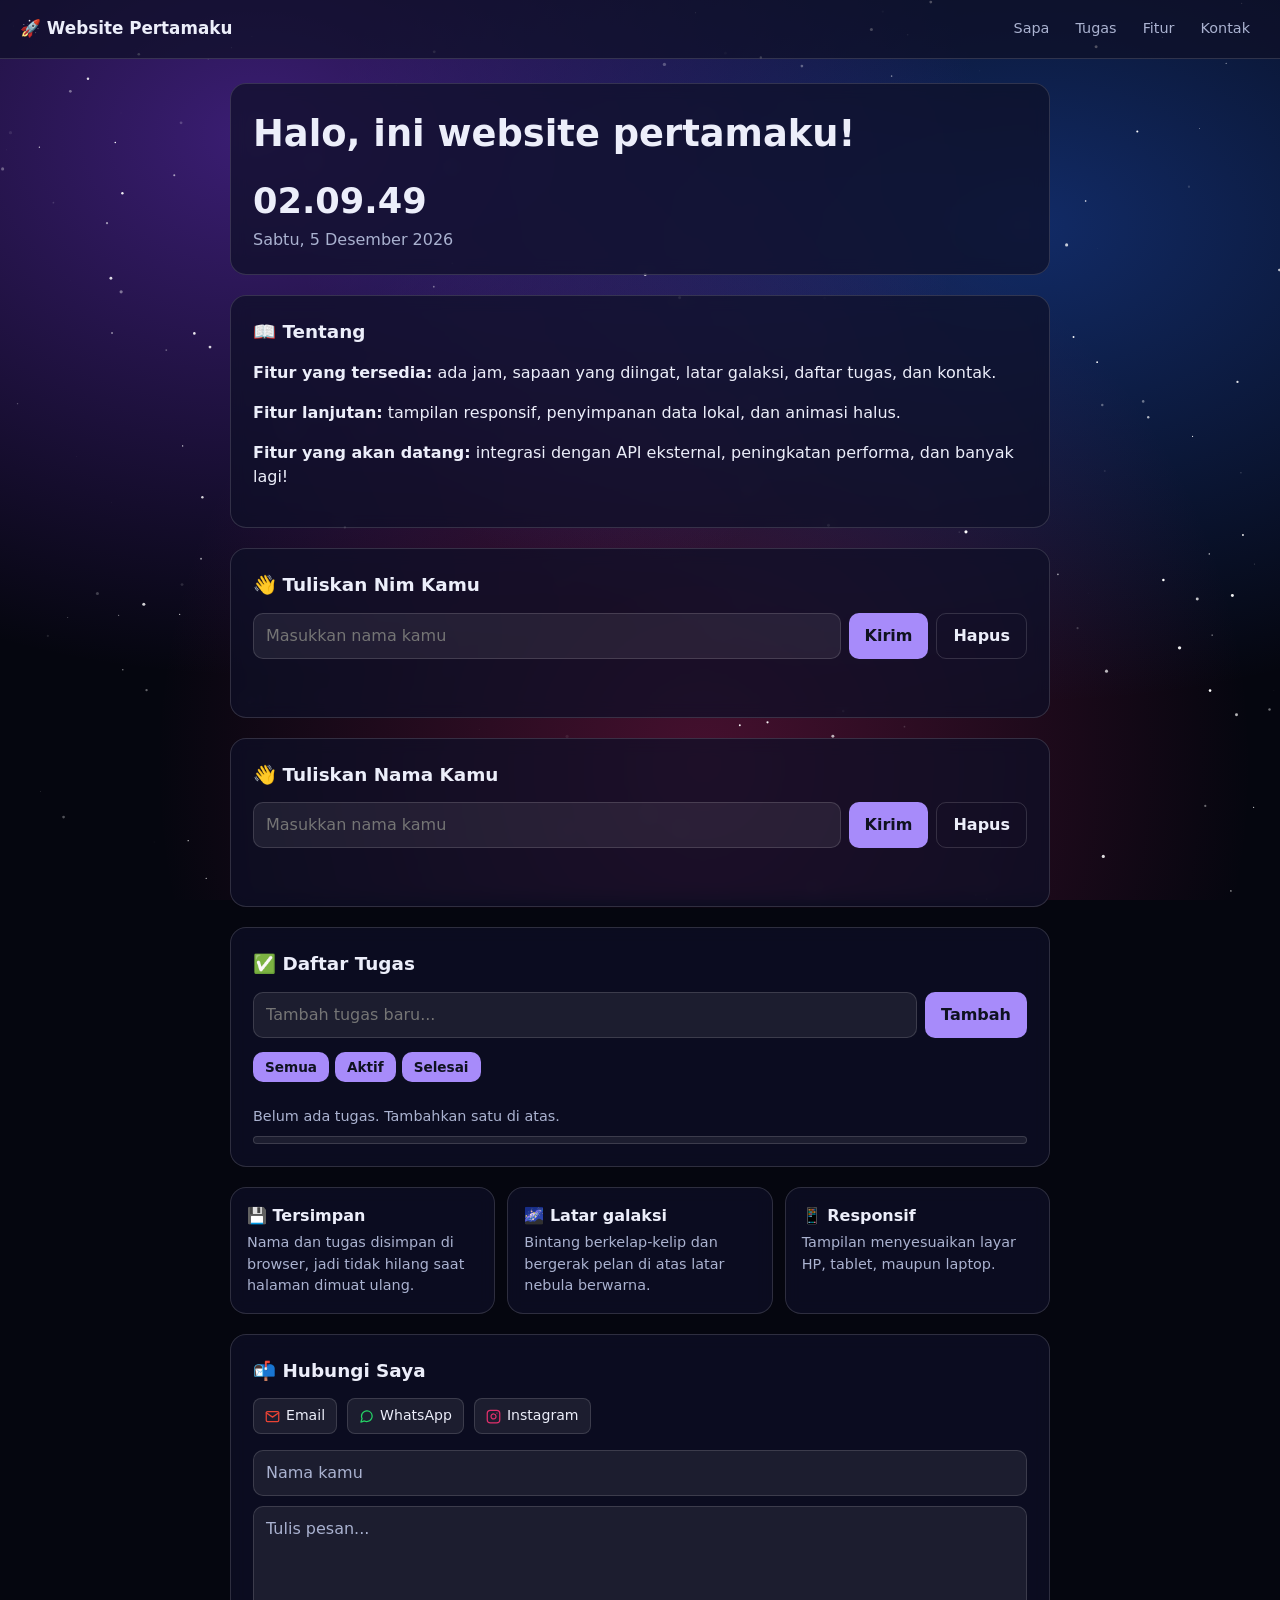
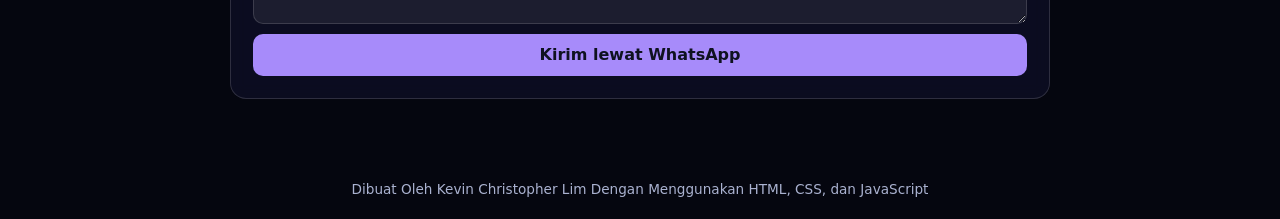
<file: index.html>
<!DOCTYPE html>
<html lang="id">
<head>
<meta charset="UTF-8">
<meta name="viewport" content="width=device-width, initial-scale=1, viewport-fit=cover">
<title>Website Portofolio Pertamaku</title>
<style>
:root{--bg:rgba(255,255,255,.07);--card:rgba(14,16,40,.72);--text:#eceefa;--muted:#aab2d0;--accent:#a78bfa;--accent-text:#0f1220;--border:rgba(255,255,255,.14);--ok:#4ade80;--del:#f87171;color-scheme:dark;
box-sizing:border-box;padding-top:env(safe-area-inset-top,0px);padding-bottom:env(safe-area-inset-bottom,0px)}
html{scroll-padding-top:env(safe-area-inset-top,0px);scroll-behavior:smooth}
*{box-sizing:border-box}
#bintang{position:fixed;inset:0;width:100%;height:100%;z-index:-1;pointer-events:none}
body{margin:0;background:radial-gradient(ellipse at 20% 15%,rgba(124,58,237,.45),transparent 50%),radial-gradient(ellipse at 80% 25%,rgba(37,99,235,.40),transparent 50%),radial-gradient(ellipse at 55% 85%,rgba(219,39,119,.30),transparent 55%),#05060f;background-attachment:fixed;color:var(--text);font-family:system-ui,-apple-system,"Segoe UI",Roboto,sans-serif;line-height:1.5}
header{position:sticky;top:env(safe-area-inset-top,0px);z-index:5;background:var(--card);border-bottom:1px solid var(--border);display:flex;align-items:center;justify-content:space-between;padding:12px 20px}
header b{font-size:1.05rem}
nav{display:flex;gap:6px;align-items:center}
nav a{color:var(--muted);text-decoration:none;padding:6px 10px;border-radius:8px;font-size:.9rem}
nav a:hover{background:var(--bg);color:var(--text)}
button{font:inherit;cursor:pointer;border:0;border-radius:10px;padding:9px 16px;background:var(--accent);color:var(--accent-text);font-weight:600}
button.ghost{background:transparent;color:var(--text);border:1px solid var(--border)}
button:hover{opacity:.9}
main{max-width:860px;margin:0 auto;padding:24px 20px 60px;display:grid;gap:20px}
.card{backdrop-filter:blur(8px);background:var(--card);border:1px solid var(--border);border-radius:16px;padding:22px}
.hero h1{margin:0 0 6px;font-size:clamp(1.6rem,4vw,2.3rem)}
.hero p{margin:0;color:var(--muted)}
.clock{font-size:2.2rem;font-weight:700;font-variant-numeric:tabular-nums;margin-top:14px}
.date{color:var(--muted)}
h2{margin:0 0 14px;font-size:1.15rem}
.row{display:flex;gap:8px;flex-wrap:wrap}
input[type=text]{flex:1;min-width:150px;padding:10px 12px;border-radius:10px;border:1px solid var(--border);background:var(--bg);color:var(--text);font:inherit}
input:focus{outline:2px solid var(--accent);outline-offset:1px}
#hasil{margin:12px 0 0;font-weight:600;color:var(--ok);min-height:1.5em}
ul{list-style:none;margin:14px 0 0;padding:0;display:grid;gap:8px}
li{display:flex;align-items:center;gap:10px;padding:10px 12px;border:1px solid var(--border);border-radius:10px;background:var(--bg)}
li span{flex:1;word-break:break-word}
li.done span{text-decoration:line-through;color:var(--muted)}
li button{padding:4px 10px;background:transparent;color:var(--del);border:1px solid var(--border)}
.filters{display:flex;gap:6px;margin-top:14px}
.filters button{padding:5px 12px;font-size:.85rem}
.filters button.on{background:var(--accent);color:var(--accent-text)}
.stats{color:var(--muted);font-size:.9rem;margin-top:10px}
.bar{height:8px;background:var(--bg);border-radius:99px;overflow:hidden;margin-top:8px;border:1px solid var(--border)}
.bar i{display:block;height:100%;width:0;background:var(--accent);transition:width .3s}
.grid{display:grid;grid-template-columns:repeat(auto-fit,minmax(200px,1fr));gap:12px}
.grid .card{padding:16px}
.grid h3{margin:0 0 4px;font-size:1rem}
.grid p{margin:0;color:var(--muted);font-size:.9rem}
footer{text-align:center;color:var(--muted);font-size:.85rem;padding:20px}

/* Kontak */
.kontak-info{display:flex;flex-wrap:wrap;gap:10px;margin-bottom:16px}
.kontak-info a{display:inline-flex;align-items:center;gap:6px;color:var(--text);text-decoration:none;padding:6px 11px;font-size:.88rem;border:1px solid var(--border);border-radius:8px;background:var(--bg)}
.kontak-info a:hover{border-color:var(--accent)}
.kontak-info svg{width:15px;height:15px;fill:none;stroke:currentColor;stroke-width:2;stroke-linecap:round;stroke-linejoin:round;flex-shrink:0}
.ic-mail{color:#ea4335}
.ic-wa{color:#25d366}
.ic-ig{color:#e1306c}
#formKontak{display:grid;gap:10px}
#formKontak input,#formKontak textarea{width:100%;padding:10px 12px;border-radius:10px;border:1px solid var(--border);background:var(--bg);color:var(--text);font:inherit}
#formKontak textarea{resize:vertical;min-height:110px}
#formKontak input:focus,#formKontak textarea:focus{outline:2px solid var(--accent);outline-offset:1px}
#formKontak ::placeholder{color:var(--muted)}
</style>
</head>
<body>
<canvas id="bintang"></canvas>
<header>
  <b>🚀 Website Pertamaku</b>
  <nav>
    <a href="#sapa">Sapa</a><a href="#tugas">Tugas</a><a href="#fitur">Fitur</a><a href="#kontak">Kontak</a>
  </nav>
</header>

<main>
  <section class="card hero">
    <h1 id="salam">Halo, ini website pertamaku!</h1>
    <div class="clock" id="jam">--:--:--</div>
    <div class="date" id="tgl"></div>
  </section>

  <section class="card" id="tentang">
  <h2>📖 Tentang</h2>
  <p><b>Fitur yang tersedia:</b> ada jam, sapaan yang diingat, latar galaksi, daftar tugas, dan kontak.</p>
  <p><b>Fitur lanjutan:</b> tampilan responsif, penyimpanan data lokal, dan animasi halus.</p>
  <p><b>Fitur yang akan datang:</b> integrasi dengan API eksternal, peningkatan performa, dan banyak lagi!</p>
</section>

  <section class="card" id="sapa">
    <h2>👋 Tuliskan Nim Kamu</h2>
    <form class="row" id="formSapa">
      <input type="text" id="nama" placeholder="Masukkan nama kamu" maxlength="40" autocomplete="off">
      <button type="submit">Kirim</button>
      <button type="button" class="ghost" id="lupa">Hapus</button>
    </form>
    <p id="hasil"></p>
  </section>

  <section class="card" id="sapa">
    <h2>👋 Tuliskan Nama Kamu</h2>
    <form class="row" id="formSapa">
      <input type="text" id="nama" placeholder="Masukkan nama kamu" maxlength="40" autocomplete="off">
      <button type="submit">Kirim</button>
      <button type="button" class="ghost" id="lupa">Hapus</button>
    </form>
    <p id="hasil"></p>
  </section>

  <section class="card" id="tugas">
    <h2>✅ Daftar Tugas</h2>
    <form class="row" id="formTugas">
      <input type="text" id="tugasBaru" placeholder="Tambah tugas baru..." maxlength="100" autocomplete="off">
      <button type="submit">Tambah</button>
    </form>
    <div class="filters" id="filter">
      <button data-f="semua" class="on">Semua</button>
      <button data-f="aktif">Aktif</button>
      <button data-f="selesai">Selesai</button>
    </div>
    <ul id="daftar"></ul>
    <div class="stats" id="stat"></div>
    <div class="bar"><i id="progres"></i></div>
  </section>

  <section id="fitur">
    <div class="grid">
      <div class="card"><h3>💾 Tersimpan</h3><p>Nama dan tugas disimpan di browser, jadi tidak hilang saat halaman dimuat ulang.</p></div>
      <div class="card"><h3>🌌 Latar galaksi</h3><p>Bintang berkelap-kelip dan bergerak pelan di atas latar nebula berwarna.</p></div>
      <div class="card"><h3>📱 Responsif</h3><p>Tampilan menyesuaikan layar HP, tablet, maupun laptop.</p></div>
    </div>
  </section>

  <section class="card" id="kontak">
    <h2>📬 Hubungi Saya</h2>
    <div class="kontak-info">
      <a href="mailto:kchristopherlim@gmail.com">
        <svg class="ic-mail" viewBox="0 0 24 24"><path d="M4 4h16c1.1 0 2 .9 2 2v12c0 1.1-.9 2-2 2H4c-1.1 0-2-.9-2-2V6c0-1.1.9-2 2-2z"/><polyline points="22,6 12,13 2,6"/></svg>
        Email
      </a>
      <a href="https://wa.me/6281270387131" target="_blank" rel="noopener">
        <svg class="ic-wa" viewBox="0 0 24 24"><path d="M21 11.5a8.38 8.38 0 0 1-.9 3.8 8.5 8.5 0 0 1-7.6 4.7 8.38 8.38 0 0 1-3.8-.9L3 21l1.9-5.7a8.38 8.38 0 0 1-.9-3.8 8.5 8.5 0 0 1 4.7-7.6 8.38 8.38 0 0 1 3.8-.9h.5a8.48 8.48 0 0 1 8 8v.5z"/></svg>
        WhatsApp
      </a>
      <a href="https://instagram.com/wuevuewue" target="_blank" rel="noopener">
        <svg class="ic-ig" viewBox="0 0 24 24"><rect x="2" y="2" width="20" height="20" rx="5" ry="5"/><path d="M16 11.37A4 4 0 1 1 12.63 8 4 4 0 0 1 16 11.37z"/><line x1="17.5" y1="6.5" x2="17.51" y2="6.5"/></svg>
        Instagram
      </a>
    </div>
    <form id="formKontak">
      <input type="text" id="kNama" placeholder="Nama kamu" required>
      <textarea id="kPesan" rows="4" placeholder="Tulis pesan..." required></textarea>
      <button type="submit">Kirim lewat WhatsApp</button>
    </form>
  </section>
</main>
<footer>Dibuat Oleh Kevin Christopher Lim Dengan Menggunakan HTML, CSS, dan JavaScript</footer>

<script>
const $ = id => document.getElementById(id);
const load = (k, d) => { try { const v = localStorage.getItem(k); return v ? JSON.parse(v) : d; } catch (e) { return d; } };
const save = (k, v) => { try { localStorage.setItem(k, JSON.stringify(v)); } catch (e) {} };

// Jam
function tick() {
  const n = new Date();
  $("jam").textContent = n.toLocaleTimeString("id-ID", { hour12: false });
  $("tgl").textContent = n.toLocaleDateString("id-ID", { weekday: "long", day: "numeric", month: "long", year: "numeric" });
}
tick(); setInterval(tick, 1000);

// Galaksi (versi ringan)
(function () {
  const c = $("bintang"), g = c.getContext("2d");
  const kurangGerak = matchMedia("(prefers-reduced-motion: reduce)").matches;
  let w, h, bintang = [], anim, timer;
  function ukur() {
    const d = Math.min(devicePixelRatio || 1, 2);
    w = c.width = innerWidth * d; h = c.height = innerHeight * d;
    const jumlah = Math.min(innerWidth < 600 ? 90 : 220, Math.floor(innerWidth * innerHeight / 5000));
    bintang = Array.from({ length: jumlah }, () => ({
      x: Math.random() * w, y: Math.random() * h,
      r: (Math.random() * 1.4 + .3) * d, p: Math.random() * 6.28,
      k: Math.random() * .02 + .005, v: (Math.random() * .15 + .02) * d
    }));
  }
  function gambar() {
    g.clearRect(0, 0, w, h);
    g.fillStyle = "#fff";
    for (const b of bintang) {
      b.p += b.k; b.y -= b.v;
      if (b.y < 0) { b.y = h; b.x = Math.random() * w; }
      g.globalAlpha = .5 + .5 * Math.sin(b.p);
      g.beginPath(); g.arc(b.x, b.y, b.r, 0, 6.283); g.fill();
    }
    if (!kurangGerak) anim = requestAnimationFrame(gambar);
  }
  document.addEventListener("visibilitychange", () => {
    cancelAnimationFrame(anim);
    if (!document.hidden) gambar();
  });
  addEventListener("resize", () => {
    clearTimeout(timer);
    timer = setTimeout(() => { cancelAnimationFrame(anim); ukur(); gambar(); }, 200);
  });
  ukur(); gambar();
})();

// Sapaan
function tampilSapa(nama) {
  const j = new Date().getHours();
  const waktu = j < 11 ? "pagi" : j < 15 ? "siang" : j < 18 ? "sore" : "malam";
  $("hasil").textContent = nama ? "Selamat " + waktu + ", " + nama + "!" : "";
  $("salam").textContent = nama ? "Halo, " + nama + "!" : "Halo, ini website pertamaku!";
}
const namaTersimpan = load("nama", "");
$("nama").value = namaTersimpan; tampilSapa(namaTersimpan);
$("formSapa").addEventListener("submit", e => {
  e.preventDefault();
  const n = $("nama").value.trim();
  save("nama", n); tampilSapa(n);
});
$("lupa").addEventListener("click", () => { $("nama").value = ""; save("nama", ""); tampilSapa(""); });

// Tugas
let tugas = load("tugas", []);
let filter = "semua";
function render() {
  const tampil = tugas.filter(t => filter === "semua" || (filter === "aktif" ? !t.selesai : t.selesai));
  const ul = $("daftar"); ul.innerHTML = "";
  tampil.forEach(t => {
    const li = document.createElement("li");
    if (t.selesai) li.className = "done";
    const cb = document.createElement("input");
    cb.type = "checkbox"; cb.checked = t.selesai;
    cb.addEventListener("change", () => { t.selesai = cb.checked; simpanRender(); });
    const sp = document.createElement("span"); sp.textContent = t.teks;
    const del = document.createElement("button"); del.textContent = "Hapus";
    del.addEventListener("click", () => { tugas = tugas.filter(x => x.id !== t.id); simpanRender(); });
    li.append(cb, sp, del); ul.appendChild(li);
  });
  const sel = tugas.filter(t => t.selesai).length;
  $("stat").textContent = tugas.length ? sel + " dari " + tugas.length + " tugas selesai" : "Belum ada tugas. Tambahkan satu di atas.";
  $("progres").style.width = tugas.length ? (sel / tugas.length * 100) + "%" : "0";
}
function simpanRender() { save("tugas", tugas); render(); }
$("formTugas").addEventListener("submit", e => {
  e.preventDefault();
  const teks = $("tugasBaru").value.trim();
  if (!teks) return;
  tugas.push({ id: Date.now(), teks, selesai: false });
  $("tugasBaru").value = ""; simpanRender();
});
$("filter").addEventListener("click", e => {
  const f = e.target.dataset.f; if (!f) return;
  filter = f;
  document.querySelectorAll("#filter button").forEach(b => b.classList.toggle("on", b.dataset.f === f));
  render();
});
render();

// Kontak
$("formKontak").addEventListener("submit", e => {
  e.preventDefault();
  const teks = "Halo, saya " + $("kNama").value.trim() + ". " + $("kPesan").value.trim();
  window.open("https://wa.me/6281234567890?text=" + encodeURIComponent(teks), "_blank");
});
</script>
</body>
</html>
</file>
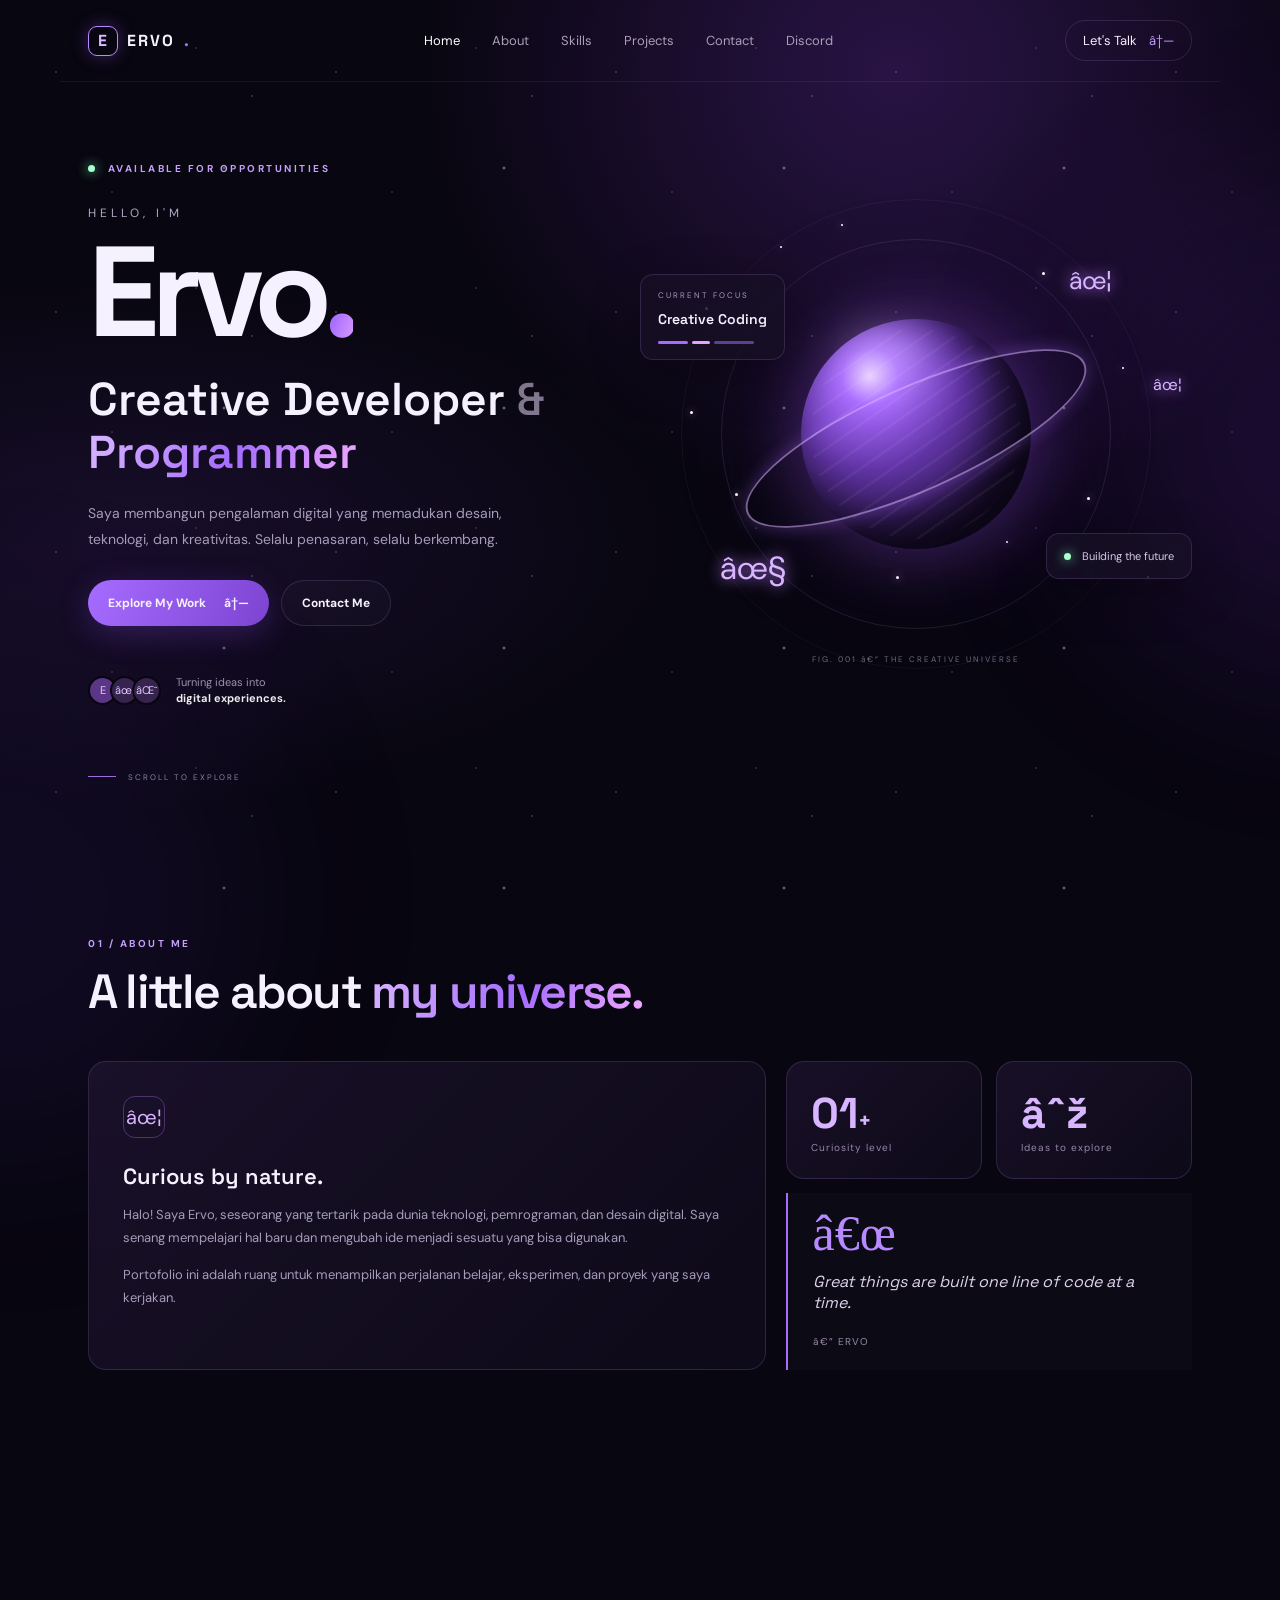
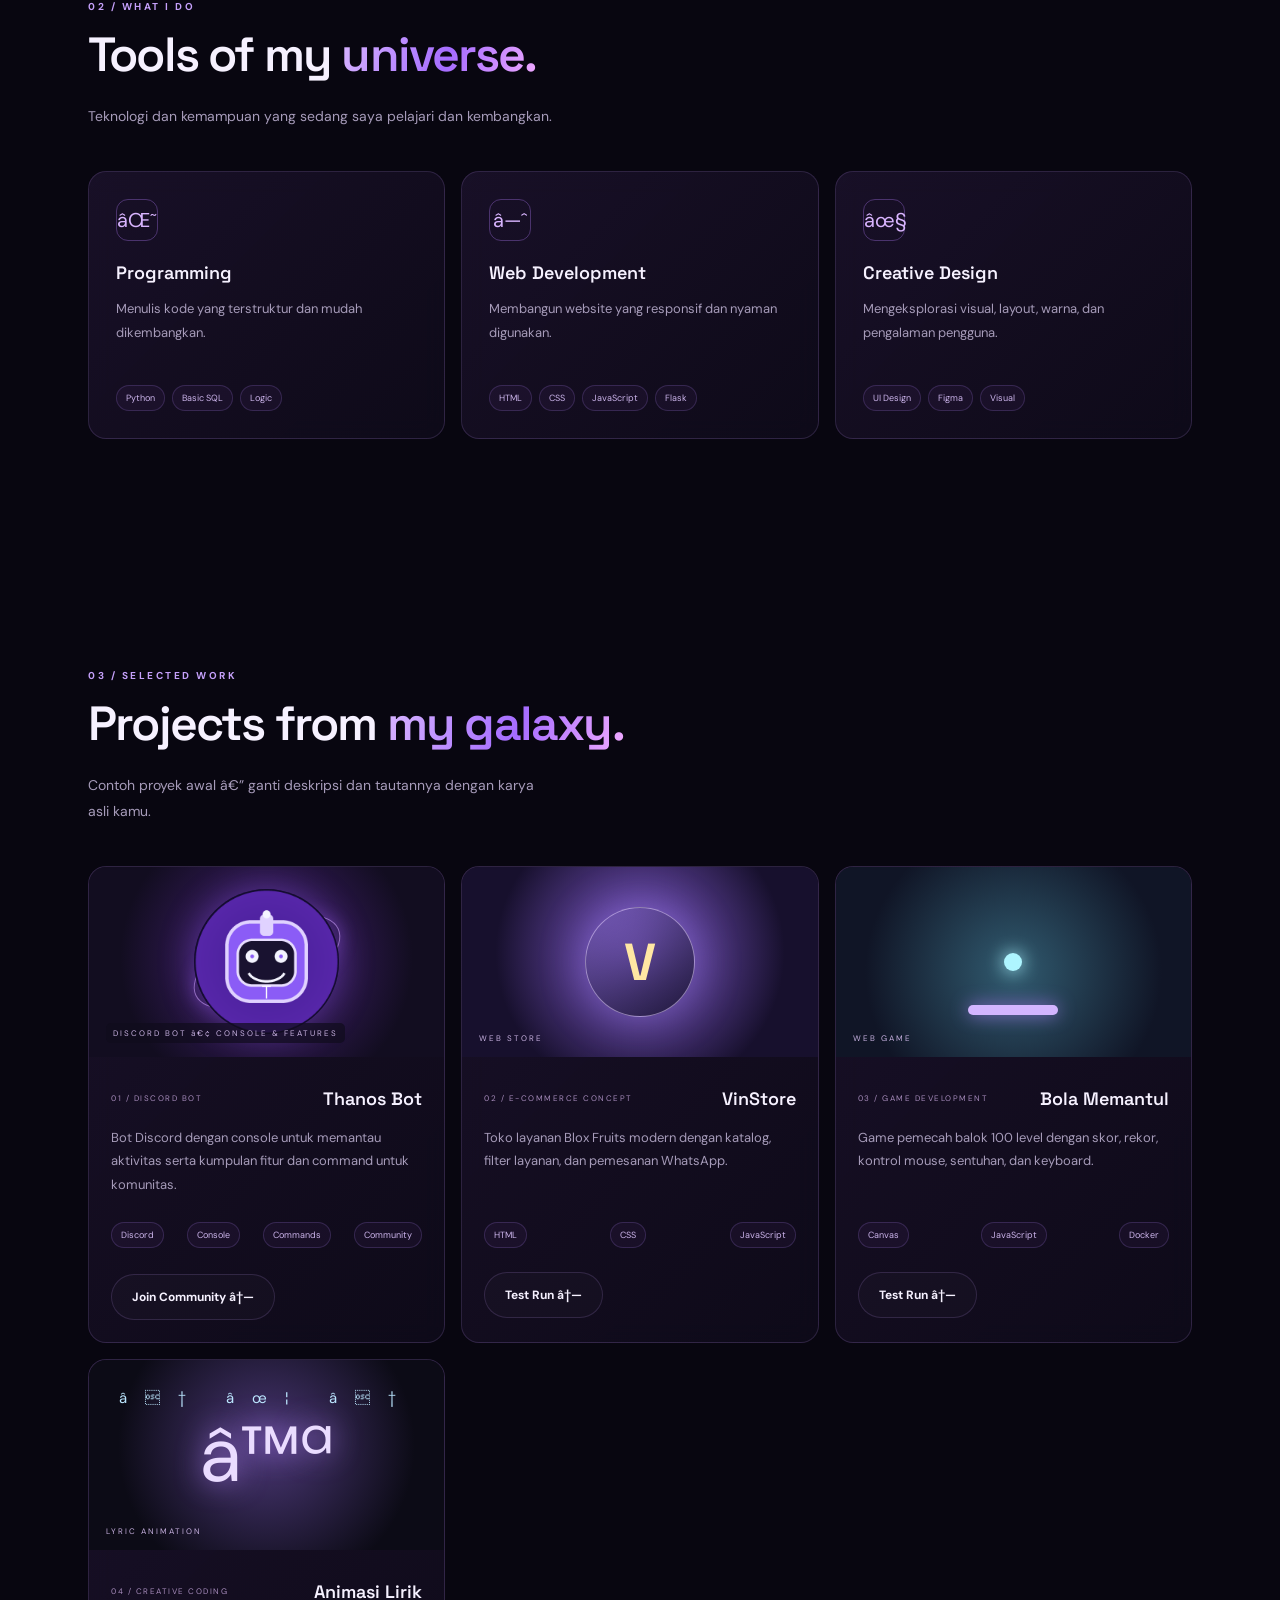
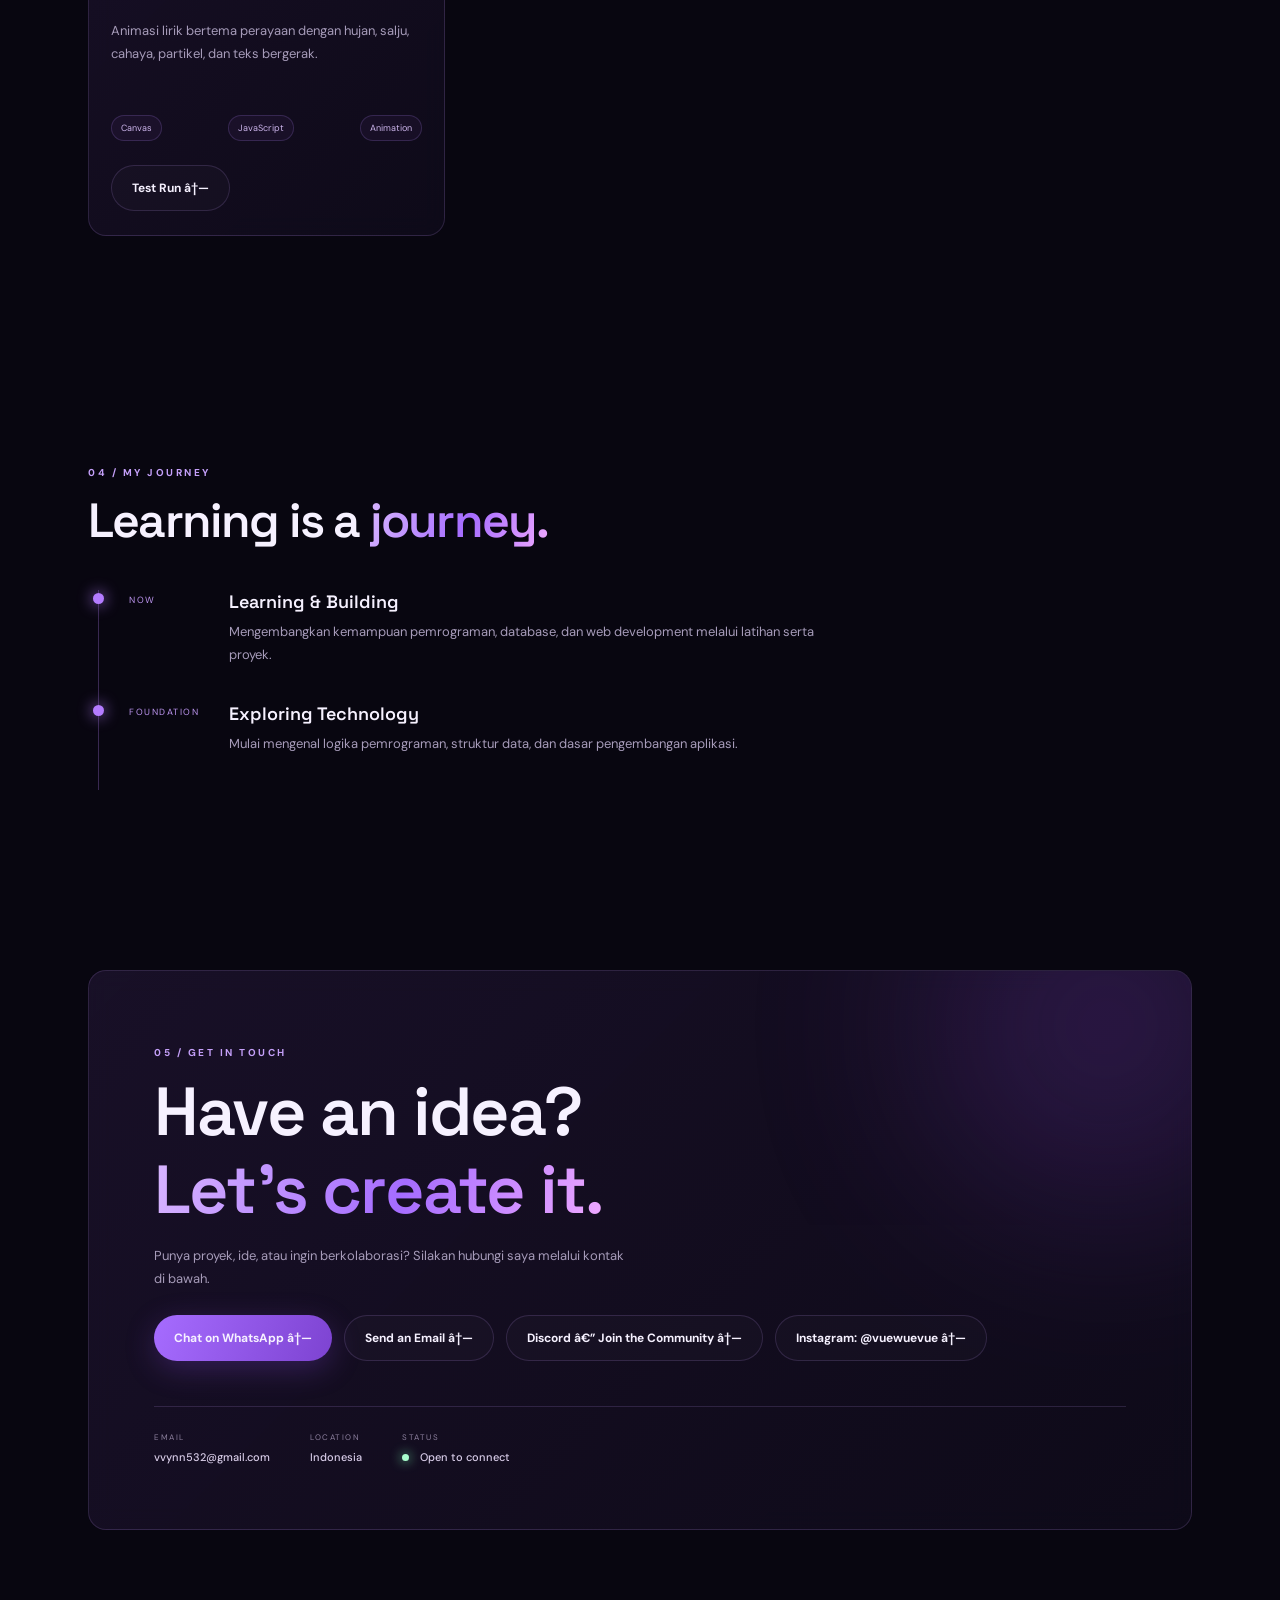
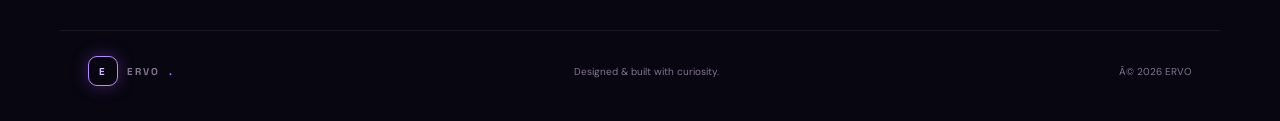
<file: Website/docs/index.html>
<!DOCTYPE html>
<html lang="id">
<head>
  <meta charset="UTF-8">
  <meta name="viewport" content="width=device-width, initial-scale=1.0">
  <meta name="description" content="Ervo â€” Creative Developer & Programmer. Personal portfolio.">
  <title>Ervo | Website Portfolio</title>
  <link rel="preconnect" href="https://fonts.googleapis.com">
  <link rel="preconnect" href="https://fonts.gstatic.com" crossorigin>
  <link href="https://fonts.googleapis.com/css2?family=DM+Sans:wght@400;500;600;700&family=Space+Grotesk:wght@400;500;600;700&display=swap" rel="stylesheet">
  <link rel="stylesheet" href="./static/css/style.css">
</head>
<body>
  <div class="site-content" id="site-content" aria-hidden="false">
  <div class="stars"></div><div class="nebula nebula-one"></div><div class="nebula nebula-two"></div>
  <header class="navbar">
    <a class="brand" href="#home"><span class="brand-mark">E</span> ERVO<span class="dot">.</span></a>
    <button class="menu-toggle" aria-label="Buka menu" aria-expanded="false">â˜°</button>
    <nav class="nav-links">
      <a href="#home" class="active">Home</a><a href="#about">About</a><a href="#skills">Skills</a><a href="#projects">Projects</a><a href="#contact">Contact</a><a href="https://discord.gg/pNVUjedaF8" target="_blank" rel="noopener">Discord</a>
    </nav>
    <a class="nav-cta" href="#contact">Let's Talk <span>â†—</span></a>
  </header>

  <main>
    <section class="hero section" id="home">
      <div class="hero-copy reveal">
        <div class="eyebrow"><span class="pulse"></span> AVAILABLE FOR OPPORTUNITIES</div>
        <p class="intro">HELLO, I'M</p>
        <h1>Ervo<span class="gradient-text">.</span></h1>
        <h2>Creative Developer <span class="muted">&</span><br><span class="gradient-text">Programmer</span></h2>
        <p class="hero-desc">Saya membangun pengalaman digital yang memadukan desain, teknologi, dan kreativitas. Selalu penasaran, selalu berkembang.</p>
        <div class="hero-actions"><a class="button primary" href="#projects">Explore My Work <span>â†—</span></a><a class="button secondary" href="#contact">Contact Me</a></div>
        <div class="social-proof"><span class="avatar-stack"><i>E</i><i>âœ¦</i><i>âŒ˜</i></span><span>Turning ideas into<br><b>digital experiences.</b></span></div>
      </div>
      <div class="hero-visual reveal">
        <div class="hero-stars" aria-hidden="true">
          <i></i><i></i><i></i><i></i><i></i><i></i><i></i><i></i><i></i><i></i><i></i><i></i>
        </div>
        <div class="orbit orbit-a"></div><div class="orbit orbit-b"></div>
        <div class="planet"><div class="planet-shine"></div><div class="planet-ring"></div></div>
        <div class="floating-card card-code"><span class="tiny-label">CURRENT FOCUS</span><b>Creative Coding</b><span class="code-line"><i></i><i></i><i></i></span></div>
        <div class="floating-card card-status"><span class="status-dot"></span> Building the future</div>
        <div class="spark spark-one">âœ¦</div><div class="spark spark-two">âœ§</div><div class="spark spark-three">âœ¦</div>
        <div class="visual-caption">FIG. 001 â€” THE CREATIVE UNIVERSE</div>
      </div>
      <a class="scroll-hint" href="#about"><span></span> SCROLL TO EXPLORE</a>
    </section>

    <section class="section about-section" id="about">
      <div class="section-heading reveal"><p class="eyebrow">01 / ABOUT ME</p><h2>A little about <span class="gradient-text">my universe.</span></h2></div>
      <div class="about-grid">
        <div class="about-card glass reveal"><div class="card-icon">âœ¦</div><h3>Curious by nature.</h3><p>Halo! Saya Ervo, seseorang yang tertarik pada dunia teknologi, pemrograman, dan desain digital. Saya senang mempelajari hal baru dan mengubah ide menjadi sesuatu yang bisa digunakan.</p><p>Portofolio ini adalah ruang untuk menampilkan perjalanan belajar, eksperimen, dan proyek yang saya kerjakan.</p></div>
        <div class="about-stats reveal"><div class="stat glass"><strong>01<span>+</span></strong><small>Curiosity level</small></div><div class="stat glass"><strong>âˆž</strong><small>Ideas to explore</small></div><div class="quote-card"><span>â€œ</span><p>Great things are built one line of code at a time.</p><small>â€” ERVO</small></div></div>
      </div>
    </section>

    <section class="section" id="skills">
      <div class="section-heading reveal"><p class="eyebrow">02 / WHAT I DO</p><h2>Tools of my <span class="gradient-text">universe.</span></h2><p class="section-sub">Teknologi dan kemampuan yang sedang saya pelajari dan kembangkan.</p></div>
      <div class="skills-grid">
        <article class="skill-card glass reveal"><div class="skill-icon">âŒ˜</div><h3>Programming</h3><p>Menulis kode yang terstruktur dan mudah dikembangkan.</p><div class="tags"><span>Python</span><span>Basic SQL</span><span>Logic</span></div></article>
        <article class="skill-card glass reveal"><div class="skill-icon">â—ˆ</div><h3>Web Development</h3><p>Membangun website yang responsif dan nyaman digunakan.</p><div class="tags"><span>HTML</span><span>CSS</span><span>JavaScript</span><span>Flask</span></div></article>
        <article class="skill-card glass reveal"><div class="skill-icon">âœ§</div><h3>Creative Design</h3><p>Mengeksplorasi visual, layout, warna, dan pengalaman pengguna.</p><div class="tags"><span>UI Design</span><span>Figma</span><span>Visual</span></div></article>
      </div>
    </section>

    <section class="section projects-section" id="projects">
      <div class="section-heading reveal"><p class="eyebrow">03 / SELECTED WORK</p><h2>Projects from <span class="gradient-text">my galaxy.</span></h2><p class="section-sub">Contoh proyek awal â€” ganti deskripsi dan tautannya dengan karya asli kamu.</p></div>
      <div class="projects-grid">
        <article class="project-card glass reveal"><div class="project-art bot-art"><span class="bot-orbit"></span><img class="bot-robot" src="./static/images/thanos-bot-avatar.png" alt="Robot Thanos Bot yang bergerak"><span class="art-label">DISCORD BOT â€¢ CONSOLE & FEATURES</span></div><div class="project-info"><div><small>01 / DISCORD BOT</small><h3>Thanos Bot</h3></div><p>Bot Discord dengan console untuk memantau aktivitas serta kumpulan fitur dan command untuk komunitas.</p><div class="tags"><span>Discord</span><span>Console</span><span>Commands</span><span>Community</span></div><a class="button secondary bot-join" href="https://discord.gg/pNVUjedaF8" target="_blank" rel="noopener">Join Community â†—</a></div></article>
        <article class="project-card glass reveal"><div class="project-art art-store"><span class="store-sphere">V</span><span class="art-label">WEB STORE</span></div><div class="project-info"><div><small>02 / E-COMMERCE CONCEPT</small><h3>VinStore</h3></div><p>Toko layanan Blox Fruits modern dengan katalog, filter layanan, dan pemesanan WhatsApp.</p><div class="tags"><span>HTML</span><span>CSS</span><span>JavaScript</span></div><a class="button secondary project-run" href="./projects/vinstore/" target="_blank" rel="noopener">Test Run â†—</a></div></article>
        <article class="project-card glass reveal"><div class="project-art art-game"><span class="game-ball"></span><span class="game-paddle"></span><span class="art-label">WEB GAME</span></div><div class="project-info"><div><small>03 / GAME DEVELOPMENT</small><h3>Bola Memantul</h3></div><p>Game pemecah balok 100 level dengan skor, rekor, kontrol mouse, sentuhan, dan keyboard.</p><div class="tags"><span>Canvas</span><span>JavaScript</span><span>Docker</span></div><a class="button secondary project-run" href="./projects/games/" target="_blank" rel="noopener">Test Run â†—</a></div></article>
        <article class="project-card glass reveal"><div class="project-art art-lyrics"><span class="lyrics-note">â™ª</span><span class="lyrics-snow">â† âœ¦ â†</span><span class="art-label">LYRIC ANIMATION</span></div><div class="project-info"><div><small>04 / CREATIVE CODING</small><h3>Animasi Lirik</h3></div><p>Animasi lirik bertema perayaan dengan hujan, salju, cahaya, partikel, dan teks bergerak.</p><div class="tags"><span>Canvas</span><span>JavaScript</span><span>Animation</span></div><a class="button secondary project-run" href="./projects/lyrics/" target="_blank" rel="noopener" aria-label="Jalankan animasi lirik">Test Run â†—</a></div></article>
      </div>
    </section>

    <section class="section journey-section" id="journey">
      <div class="section-heading reveal"><p class="eyebrow">04 / MY JOURNEY</p><h2>Learning is a <span class="gradient-text">journey.</span></h2></div>
      <div class="timeline reveal"><div class="timeline-item"><span class="timeline-dot"></span><small>NOW</small><div><h3>Learning & Building</h3><p>Mengembangkan kemampuan pemrograman, database, dan web development melalui latihan serta proyek.</p></div></div><div class="timeline-item"><span class="timeline-dot"></span><small>FOUNDATION</small><div><h3>Exploring Technology</h3><p>Mulai mengenal logika pemrograman, struktur data, dan dasar pengembangan aplikasi.</p></div></div></div>
    </section>

    <section class="section contact-section" id="contact">
      <div class="contact-panel glass reveal"><div class="contact-orb"></div><p class="eyebrow">05 / GET IN TOUCH</p><h2>Have an idea?<br><span class="gradient-text">Let's create it.</span></h2><p class="contact-desc">Punya proyek, ide, atau ingin berkolaborasi? Silakan hubungi saya melalui kontak di bawah.</p>
        <div class="contact-actions"><a class="button primary" href="https://wa.me/6281270387131" target="_blank" rel="noopener">Chat on WhatsApp â†—</a><a class="button secondary" href="https://mail.google.com/mail/?view=cm&amp;fs=1&amp;to=vvynn532%40gmail.com" target="_blank" rel="noopener">Send an Email â†—</a><a class="button secondary" href="https://discord.gg/pNVUjedaF8" target="_blank" rel="noopener">Discord â€” Join the Community â†—</a><a class="button secondary" href="https://www.instagram.com/vuewuevue/" target="_blank" rel="noopener">Instagram: @vuewuevue â†—</a></div>
        <div class="contact-meta"><span>EMAIL <b>vvynn532@gmail.com</b></span><span>LOCATION <b>Indonesia</b></span><span>STATUS <b><i class="status-dot"></i> Open to connect</b></span></div>
      </div>
    </section>
  </main>
  <footer><a class="brand" href="#home"><span class="brand-mark">E</span> ERVO<span class="dot">.</span></a><span>Designed & built with curiosity.</span><span>Â© <span id="year"></span> ERVO</span></footer>
  <button class="to-top" aria-label="Kembali ke atas">â†‘</button>
  </div>
  <script src="./static/js/main.js"></script>
</body>
</html>
</file>
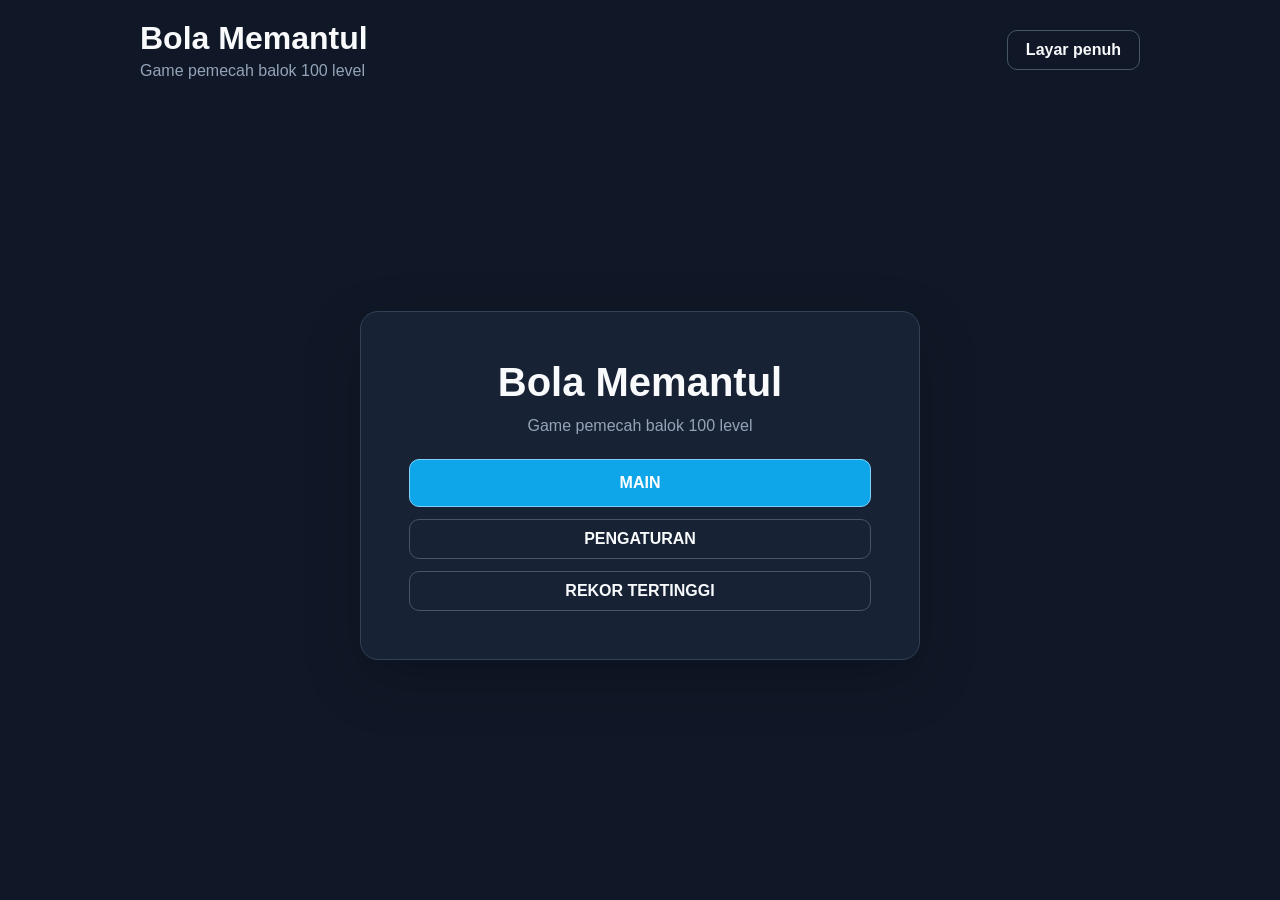
<file: Website/deploy/games/static/index.html>
<!doctype html>
<html lang="id">
  <head>
    <meta charset="utf-8">
    <meta name="viewport" content="width=device-width, initial-scale=1">
    <meta name="theme-color" content="#101827">
    <title>Bola Memantul</title>
    <link rel="stylesheet" href="style.css">
  </head>
  <body>
    <main class="app">
      <header class="topbar">
        <div>
          <h1>Bola Memantul</h1>
          <p>Game pemecah balok 100 level</p>
        </div>
        <button id="fullscreen-button" class="secondary" type="button">Layar penuh</button>
      </header>

      <section id="menu-screen" class="panel">
        <h2 id="menu-title">Bola Memantul</h2>
        <p id="menu-description">Rekor tertinggi: <strong id="menu-high-score">0</strong></p>
        <div id="menu-actions" class="actions"></div>
      </section>

      <section id="game-screen" class="game-screen" hidden>
        <div class="hud">
          <span id="score-label">Skor: 0</span>
          <span id="high-score-label">Rekor: 0</span>
          <span id="level-label">Level 1 / 100</span>
          <span id="damage-label">Damage: 1</span>
          <span id="wide-label" hidden></span>
        </div>
        <canvas id="game" width="800" height="600" aria-label="Area permainan Bola Memantul"></canvas>
        <p class="controls">Gerakkan paddle dengan mouse, sentuhan, atau tombol ← →. Tekan Esc untuk menu.</p>
      </section>
      <p id="error-message" class="error" role="alert" hidden></p>
    </main>
    <script src="app.js"></script>
  </body>
</html>
</file>
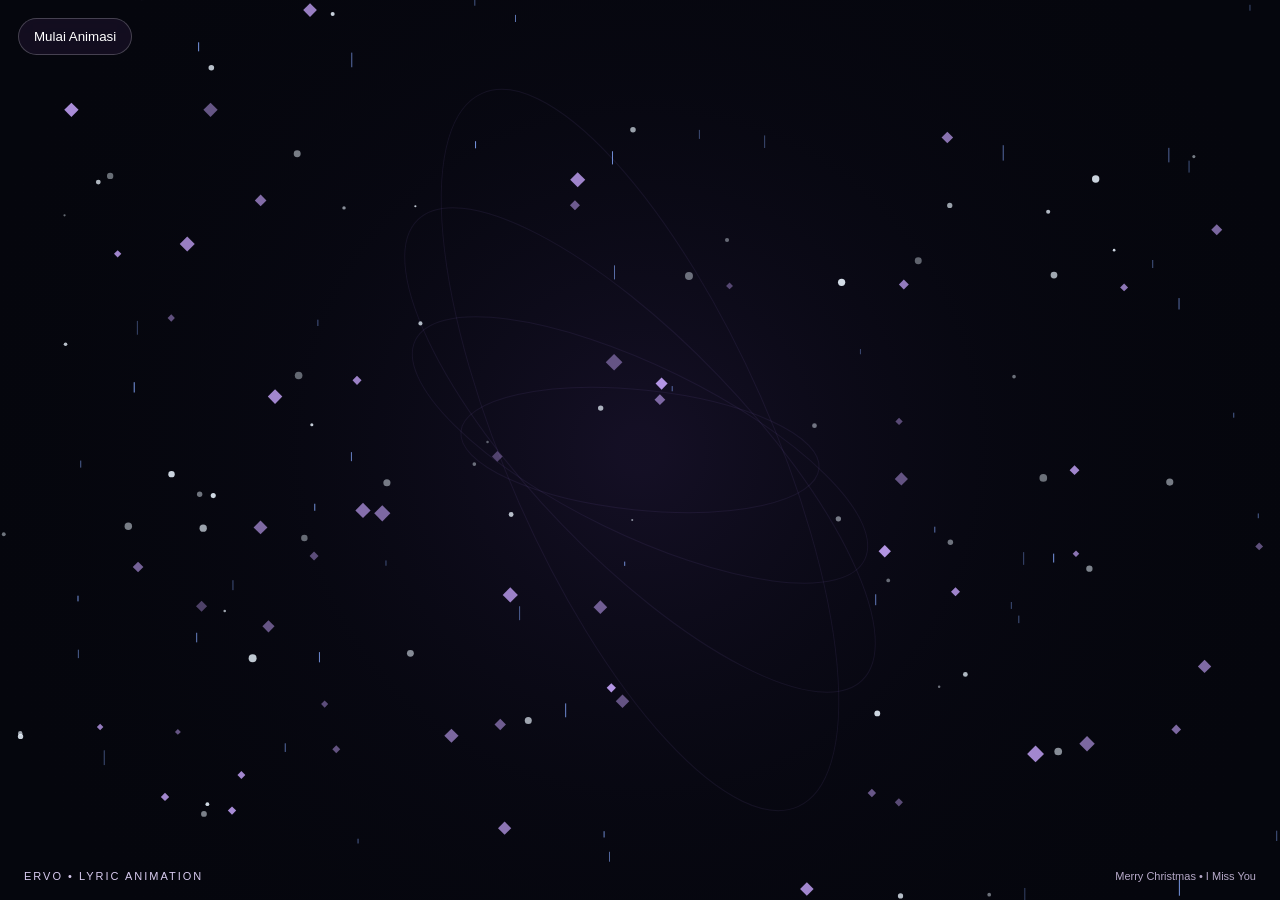
<file: Website/deploy/lyrics/static/index.html>
<!doctype html>
<html lang="id">
<head>
  <meta charset="utf-8">
  <meta name="viewport" content="width=device-width, initial-scale=1">
  <title>Animasi Lirik — Ervo</title>
  <style>
    :root{color-scheme:dark}*{box-sizing:border-box}body{margin:0;overflow:hidden;background:#05060d;color:#fff;font-family:Arial,sans-serif}canvas{position:fixed;inset:0;width:100%;height:100%}.topbar{position:fixed;z-index:2;top:18px;left:18px;display:flex;gap:10px}.topbar button{border:1px solid #ffffff38;border-radius:999px;padding:10px 15px;background:#171025cc;color:#fff;backdrop-filter:blur(12px);cursor:pointer}.topbar button:hover{background:#5a3985cc}.caption{position:absolute;z-index:2;left:50%;top:52%;width:min(820px,88%);transform:translate(-50%,-50%);text-align:center;font:700 clamp(28px,7vw,76px)/1.15 "Space Grotesk",sans-serif;letter-spacing:-2px;text-shadow:0 8px 28px #000,0 0 28px #9c7cff66;opacity:0;transition:opacity .55s ease,transform .55s ease}.caption.show{opacity:1;transform:translate(-50%,-50%) scale(1)}.caption.fade-out{opacity:0;transform:translate(-50%,-42%) scale(.96)}.title{position:absolute;z-index:2;left:24px;bottom:18px;color:#d8cbef;font-size:11px;letter-spacing:2px;text-transform:uppercase}.volume{position:absolute;z-index:2;right:24px;bottom:18px;color:#b6a9c8;font-size:11px}
  </style>
</head>
<body>
  <canvas id="scene" aria-label="Animasi lirik Merry Christmas I Miss You"></canvas>
  <div class="topbar"><button id="play" type="button">Mulai Animasi</button><button id="replay" type="button" hidden>Putar Lagi</button></div>
  <div class="caption" id="caption"></div>
  <div class="title">Ervo • Lyric Animation</div>
  <div class="volume">Merry Christmas • I Miss You</div>
  <script src="app.js"></script>
</body>
</html>
</file>
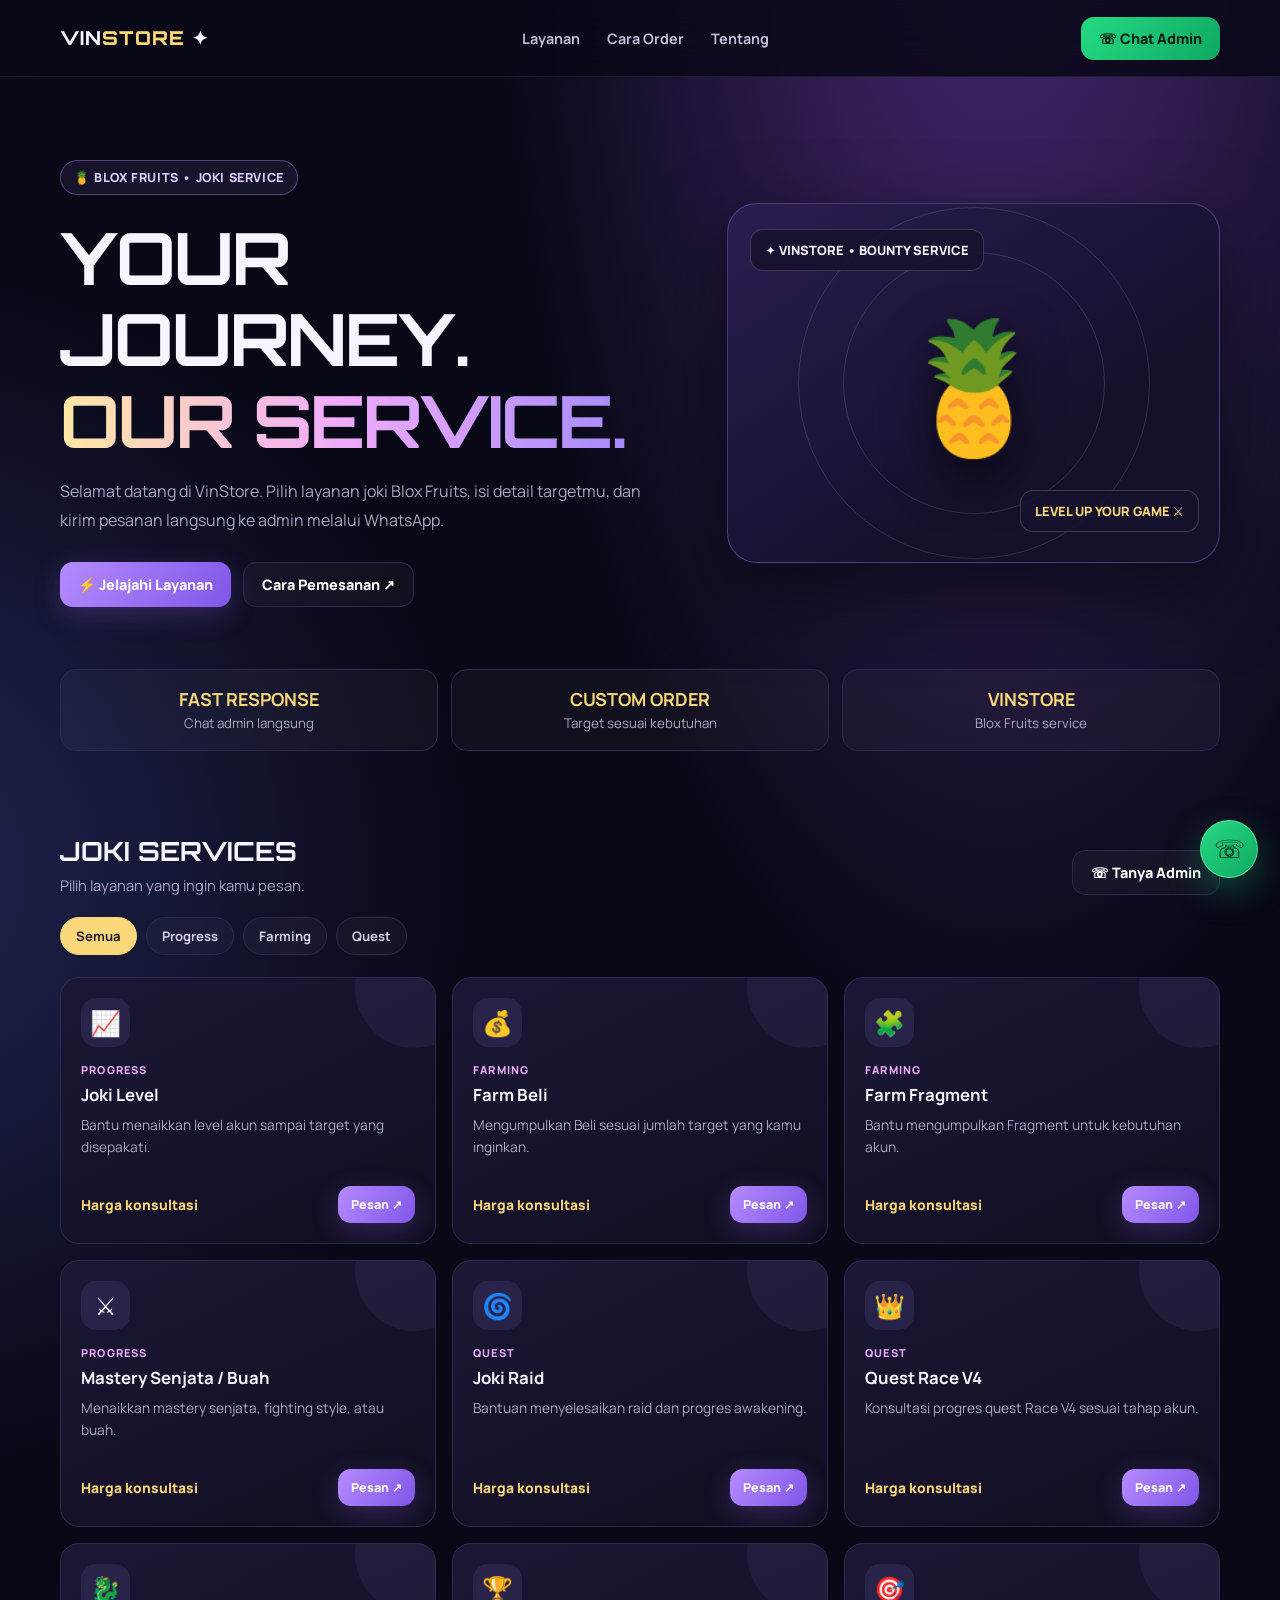
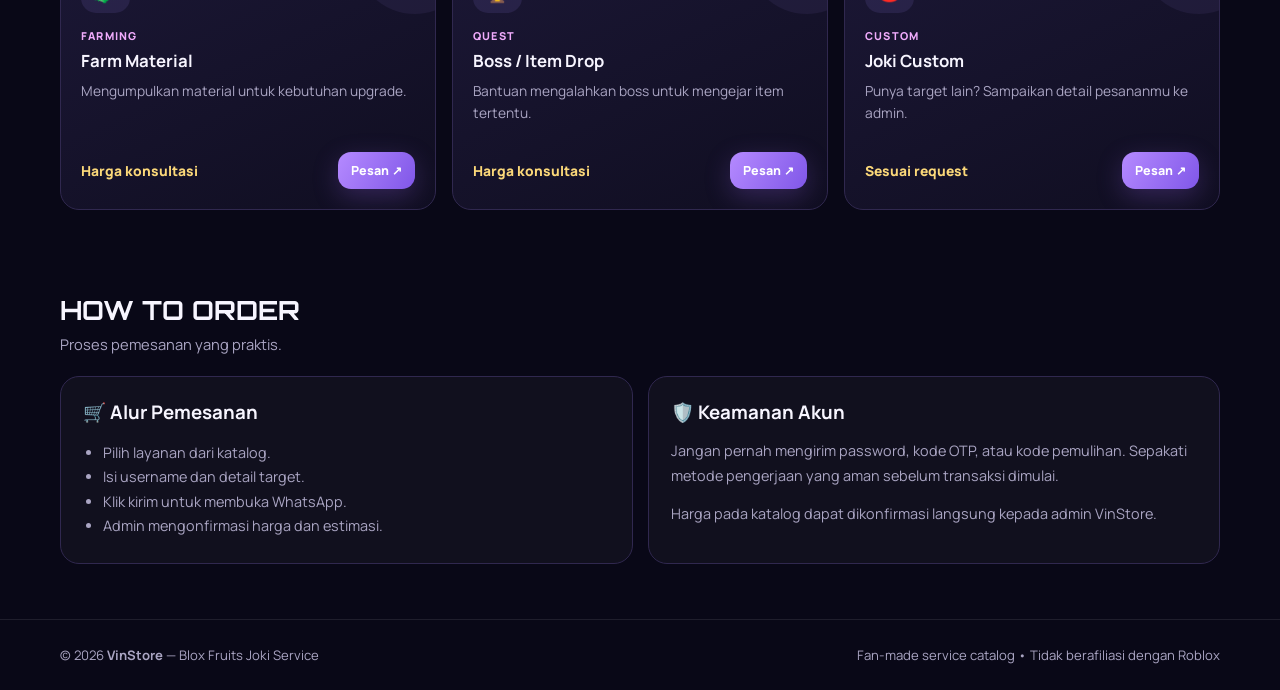
<file: Website/deploy/vinstore/static/index.html>
<!DOCTYPE html>
<html lang="id">
<head>
<meta charset="UTF-8">
<meta name="viewport" content="width=device-width, initial-scale=1.0">
<meta name="theme-color" content="#090817">
<title>VinStore — Blox Fruits Services</title>
<link rel="preconnect" href="https://fonts.googleapis.com">
<link rel="preconnect" href="https://fonts.gstatic.com" crossorigin>
<link href="https://fonts.googleapis.com/css2?family=Manrope:wght@400;500;600;700;800&family=Orbitron:wght@600;700;800&display=swap" rel="stylesheet">
<style>
:root{--bg:#090817;--surface:#121027;--surface2:#191532;--line:#30284f;--purple:#a78bfa;--pink:#f0abfc;--gold:#fbd879;--text:#f7f5ff;--muted:#aaa5c3;--green:#20c879}
*{box-sizing:border-box}html{scroll-behavior:smooth}body{margin:0;background:radial-gradient(ellipse at 78% -10%,#492a78 0,transparent 36%),radial-gradient(ellipse at -10% 38%,#202653 0,transparent 30%),var(--bg);color:var(--text);font-family:Manrope,system-ui,sans-serif}
a{color:inherit;text-decoration:none}.container{width:min(1160px,92%);margin:auto}
a:focus-visible,button:focus-visible,input:focus-visible,textarea:focus-visible,select:focus-visible{outline:3px solid #d7c4ff;outline-offset:3px}
header{position:sticky;top:0;z-index:10;background:#090817d9;backdrop-filter:blur(18px);border-bottom:1px solid #ffffff12}
.nav{height:76px;display:flex;align-items:center;justify-content:space-between;gap:20px}.logo{font-family:Orbitron,sans-serif;font-weight:800;letter-spacing:1px;font-size:1.2rem}.logo span{color:var(--gold)}.navlinks{display:flex;gap:27px;color:#c4bfd8;font-size:.9rem;font-weight:700}.navlinks a:hover{color:var(--gold)}
.btn{border:0;border-radius:13px;padding:12px 18px;font:800 .9rem Manrope,sans-serif;cursor:pointer;display:inline-flex;align-items:center;justify-content:center;gap:9px;transition:.2s}.btn:hover{transform:translateY(-2px);filter:brightness(1.08)}.btn-primary{background:linear-gradient(120deg,#b58aff,#8057e8);color:white;box-shadow:0 8px 26px #9163e544}.btn-gold{background:linear-gradient(120deg,#ffe8a3,#eebc52);color:#211831}.btn-wa{background:linear-gradient(120deg,#25d982,#10a963);color:#061b12}.btn-outline{background:#ffffff08;border:1px solid var(--line);color:white}
.hero{padding:83px 0 62px;display:grid;grid-template-columns:1.12fr .88fr;gap:40px;align-items:center}.pill{display:inline-flex;gap:8px;align-items:center;border:1px solid #a78bfa66;background:#a78bfa16;color:#ddceff;border-radius:99px;padding:8px 13px;font-size:.78rem;font-weight:800;letter-spacing:.6px}.hero h1{font-family:Orbitron,sans-serif;font-size:clamp(2.3rem,5.7vw,4.5rem);line-height:1.13;letter-spacing:-2px;margin:22px 0 16px}.hero h1 .shine{background:linear-gradient(90deg,#ffe8a3,#f0abfc,#a78bfa);-webkit-background-clip:text;background-clip:text;color:transparent}.hero p{color:var(--muted);line-height:1.8;max-width:590px}.hero-actions{display:flex;gap:12px;flex-wrap:wrap;margin-top:27px}
.visual{min-height:360px;border:1px solid #a78bfa55;border-radius:30px;background:linear-gradient(145deg,#2b1c51,#15112d 65%);position:relative;overflow:hidden;display:grid;place-items:center;box-shadow:0 30px 80px #0008}.visual:before,.visual:after{content:"";position:absolute;border:1px solid #ffffff20;border-radius:50%;width:260px;height:260px}.visual:after{width:350px;height:350px}.fruit{font-size:8rem;z-index:1;filter:drop-shadow(0 20px 25px #0009)}.float{position:absolute;z-index:2;padding:11px 14px;background:#17122cdd;border:1px solid #ffffff2b;border-radius:13px;font-weight:800;font-size:.8rem}.float.a{top:25px;left:22px}.float.b{right:20px;bottom:30px;color:var(--gold)}
.stats{display:grid;grid-template-columns:repeat(3,1fr);gap:13px;margin-bottom:55px}.stat{border:1px solid var(--line);border-radius:16px;padding:17px;background:#ffffff08;text-align:center}.stat b{display:block;color:var(--gold);font-size:1.12rem}.stat small{color:var(--muted)}
section{padding:28px 0 55px}.heading{display:flex;justify-content:space-between;align-items:end;gap:18px;margin-bottom:22px}.heading h2{font-family:Orbitron,sans-serif;font-size:1.65rem;margin:0}.heading p{color:var(--muted);margin:8px 0 0;font-size:.92rem}
.filters{display:flex;gap:9px;flex-wrap:wrap;margin:18px 0 22px}.filter{border:1px solid var(--line);border-radius:99px;background:#ffffff08;color:#d5d0e6;padding:9px 15px;font:700 .82rem Manrope;cursor:pointer}.filter.active{background:var(--gold);border-color:var(--gold);color:#211831}
.products{display:grid;grid-template-columns:repeat(3,1fr);gap:16px}.product{position:relative;overflow:hidden;border:1px solid var(--line);border-radius:19px;background:linear-gradient(155deg,#1b1735,#100e21);padding:20px;display:flex;flex-direction:column;min-height:265px;transition:.22s}.product:hover{transform:translateY(-5px);border-color:#a78bfa;box-shadow:0 18px 45px #0006}.product:before{content:"";position:absolute;right:-40px;top:-50px;width:120px;height:120px;border-radius:50%;background:#a78bfa12}.product-icon{width:49px;height:49px;border-radius:15px;background:#a78bfa1c;display:grid;place-items:center;font-size:1.55rem}.tag{margin:15px 0 6px;color:var(--pink);font-size:.68rem;letter-spacing:1.2px;font-weight:900}.product h3{margin:0 0 8px;font-size:1.05rem}.product p{margin:0;color:var(--muted);font-size:.86rem;line-height:1.65;min-height:55px}.product-bottom{display:flex;justify-content:space-between;align-items:center;gap:8px;margin-top:auto;padding-top:17px}.price{font-size:.86rem;font-weight:900;color:var(--gold)}.product .btn{padding:10px 13px;font-size:.78rem}
.info-grid{display:grid;grid-template-columns:1fr 1fr;gap:15px}.info{border:1px solid var(--line);border-radius:19px;background:#ffffff08;padding:22px}.info h3{margin:0 0 10px}.info p,.info li{color:var(--muted);line-height:1.7;font-size:.9rem}.info ul{padding-left:20px;margin-bottom:0}
footer{border-top:1px solid #ffffff17;padding:26px 0;color:var(--muted);font-size:.82rem}.footer-inner{display:flex;justify-content:space-between;gap:14px;flex-wrap:wrap}
.modal{display:none;position:fixed;inset:0;background:#000b;z-index:30;align-items:center;justify-content:center;padding:17px}.modal.show{display:flex}.dialog{width:min(470px,100%);background:#17132d;border:1px solid #514274;border-radius:22px;padding:23px;box-shadow:0 25px 80px #000b}.dialog h3{font-family:Orbitron,sans-serif;margin:0 0 8px;font-size:1.12rem}.dialog>p{color:var(--muted);font-size:.85rem}.field{margin:13px 0}.field label{display:block;color:#d6d0e9;font-size:.8rem;font-weight:700;margin-bottom:6px}.field input,.field textarea,.field select{width:100%;border:1px solid var(--line);background:#0c0a19;color:white;border-radius:10px;padding:12px;font: .88rem Manrope}.field textarea{min-height:80px;resize:vertical}.dialog-actions{display:flex;gap:10px;margin-top:18px}.dialog-actions>*{flex:1}.helper{font-size:.74rem;color:var(--muted);line-height:1.5}
.wa-float{position:fixed;right:22px;bottom:22px;z-index:20;width:58px;height:58px;border-radius:50%;background:linear-gradient(135deg,#25d982,#10a963);color:#061b12;display:grid;place-items:center;font-size:1.55rem;box-shadow:0 12px 35px #10a96366;border:1px solid #72efaeaa;transition:transform .2s,filter .2s;-webkit-tap-highlight-color:transparent}.wa-float:hover{transform:translateY(-3px);filter:brightness(1.06)}
@media(max-width:800px){.hero{grid-template-columns:1fr;padding-top:55px}.visual{min-height:270px}.fruit{font-size:6rem}.products{grid-template-columns:repeat(2,1fr)}.navlinks{display:none}}
@media(max-width:540px){.products,.info-grid{grid-template-columns:1fr}.stats{gap:7px}.stat{padding:13px 5px}.stat b{font-size:.94rem}.stat small{font-size:.68rem}.heading{display:block}.heading .btn{margin-top:14px}.hero h1{letter-spacing:-1px}.wa-float{right:14px;bottom:14px}}
@media(prefers-reduced-motion:reduce){*{scroll-behavior:auto!important}.btn,.product,.wa-float{transition:none}}
</style>
</head>
<body>
<header><div class="container nav"><a class="logo" href="#">VIN<span>STORE</span> ✦</a><nav class="navlinks"><a href="#layanan">Layanan</a><a href="#order">Cara Order</a><a href="#tentang">Tentang</a></nav><a class="btn btn-wa" href="#" id="navWhatsApp">☏ Chat Admin</a></div></header>
<main class="container">
<section class="hero">
 <div><span class="pill">🍍 BLOX FRUITS • JOKI SERVICE</span><h1>YOUR JOURNEY.<br><span class="shine">OUR SERVICE.</span></h1><p>Selamat datang di VinStore. Pilih layanan joki Blox Fruits, isi detail targetmu, dan kirim pesanan langsung ke admin melalui WhatsApp.</p><div class="hero-actions"><a class="btn btn-primary" href="#layanan">⚡ Jelajahi Layanan</a><a class="btn btn-outline" href="#order">Cara Pemesanan ↗</a></div></div>
 <div class="visual"><span class="float a">✦ VINSTORE • BOUNTY SERVICE</span><div class="fruit">🍍</div><span class="float b">LEVEL UP YOUR GAME ⚔</span></div>
</section>
<div class="stats"><div class="stat"><b>FAST RESPONSE</b><small>Chat admin langsung</small></div><div class="stat"><b>CUSTOM ORDER</b><small>Target sesuai kebutuhan</small></div><div class="stat"><b>VINSTORE</b><small>Blox Fruits service</small></div></div>
<section id="layanan">
 <div class="heading"><div><h2>JOKI SERVICES</h2><p>Pilih layanan yang ingin kamu pesan.</p></div><button class="btn btn-outline" id="quickChat">☏ Tanya Admin</button></div>
 <div class="filters"><button class="filter active" data-filter="Semua">Semua</button><button class="filter" data-filter="Progress">Progress</button><button class="filter" data-filter="Farming">Farming</button><button class="filter" data-filter="Quest">Quest</button></div>
 <div class="products" id="products">
  <article class="product" data-category="Progress"><div class="product-icon">📈</div><div class="tag">PROGRESS</div><h3>Joki Level</h3><p>Bantu menaikkan level akun sampai target yang disepakati.</p><div class="product-bottom"><span class="price">Harga konsultasi</span><button class="btn btn-primary" data-order="Joki Level">Pesan ↗</button></div></article>
  <article class="product" data-category="Farming"><div class="product-icon">💰</div><div class="tag">FARMING</div><h3>Farm Beli</h3><p>Mengumpulkan Beli sesuai jumlah target yang kamu inginkan.</p><div class="product-bottom"><span class="price">Harga konsultasi</span><button class="btn btn-primary" data-order="Farm Beli">Pesan ↗</button></div></article>
  <article class="product" data-category="Farming"><div class="product-icon">🧩</div><div class="tag">FARMING</div><h3>Farm Fragment</h3><p>Bantu mengumpulkan Fragment untuk kebutuhan akun.</p><div class="product-bottom"><span class="price">Harga konsultasi</span><button class="btn btn-primary" data-order="Farm Fragment">Pesan ↗</button></div></article>
  <article class="product" data-category="Progress"><div class="product-icon">⚔️</div><div class="tag">PROGRESS</div><h3>Mastery Senjata / Buah</h3><p>Menaikkan mastery senjata, fighting style, atau buah.</p><div class="product-bottom"><span class="price">Harga konsultasi</span><button class="btn btn-primary" data-order="Mastery Senjata / Buah">Pesan ↗</button></div></article>
  <article class="product" data-category="Quest"><div class="product-icon">🌀</div><div class="tag">QUEST</div><h3>Joki Raid</h3><p>Bantuan menyelesaikan raid dan progres awakening.</p><div class="product-bottom"><span class="price">Harga konsultasi</span><button class="btn btn-primary" data-order="Joki Raid">Pesan ↗</button></div></article>
  <article class="product" data-category="Quest"><div class="product-icon">👑</div><div class="tag">QUEST</div><h3>Quest Race V4</h3><p>Konsultasi progres quest Race V4 sesuai tahap akun.</p><div class="product-bottom"><span class="price">Harga konsultasi</span><button class="btn btn-primary" data-order="Quest Race V4">Pesan ↗</button></div></article>
  <article class="product" data-category="Farming"><div class="product-icon">🐉</div><div class="tag">FARMING</div><h3>Farm Material</h3><p>Mengumpulkan material untuk kebutuhan upgrade.</p><div class="product-bottom"><span class="price">Harga konsultasi</span><button class="btn btn-primary" data-order="Farm Material">Pesan ↗</button></div></article>
  <article class="product" data-category="Quest"><div class="product-icon">🏆</div><div class="tag">QUEST</div><h3>Boss / Item Drop</h3><p>Bantuan mengalahkan boss untuk mengejar item tertentu.</p><div class="product-bottom"><span class="price">Harga konsultasi</span><button class="btn btn-primary" data-order="Boss / Item Drop">Pesan ↗</button></div></article>
  <article class="product" data-category="Progress"><div class="product-icon">🎯</div><div class="tag">CUSTOM</div><h3>Joki Custom</h3><p>Punya target lain? Sampaikan detail pesananmu ke admin.</p><div class="product-bottom"><span class="price">Sesuai request</span><button class="btn btn-primary" data-order="Joki Custom">Pesan ↗</button></div></article>
 </div>
</section>
<section id="order"><div class="heading"><div><h2>HOW TO ORDER</h2><p>Proses pemesanan yang praktis.</p></div></div><div class="info-grid"><div class="info"><h3>🛒 Alur Pemesanan</h3><ul><li>Pilih layanan dari katalog.</li><li>Isi username dan detail target.</li><li>Klik kirim untuk membuka WhatsApp.</li><li>Admin mengonfirmasi harga dan estimasi.</li></ul></div><div class="info" id="tentang"><h3>🛡️ Keamanan Akun</h3><p>Jangan pernah mengirim password, kode OTP, atau kode pemulihan. Sepakati metode pengerjaan yang aman sebelum transaksi dimulai.</p><p>Harga pada katalog dapat dikonfirmasi langsung kepada admin VinStore.</p></div></div></section>
</main>
<footer><div class="container footer-inner"><span>© 2026 <b>VinStore</b> — Blox Fruits Joki Service</span><span>Fan-made service catalog • Tidak berafiliasi dengan Roblox</span></div></footer>
<button class="wa-float" id="floatWhatsApp" type="button" aria-label="Chat admin VinStore melalui WhatsApp" title="Chat Admin">☏</button>
<div class="modal" id="orderModal" role="dialog" aria-modal="true" aria-labelledby="orderModalTitle"><div class="dialog"><h3 id="orderModalTitle">BUAT PESANAN</h3><p>Isi detail berikut. Pesanan akan disiapkan sebagai chat WhatsApp untuk admin.</p><div class="field"><label for="service">Layanan pilihan</label><input id="service" readonly></div><div class="field"><label for="username">Username Roblox (opsional)</label><input id="username" placeholder="Masukkan username" autocomplete="off"></div><div class="field"><label id="targetLabel" for="target">Detail / target pesanan</label><textarea id="target" placeholder="Contoh: level sekarang 700, target 1500" required></textarea></div><div class="dialog-actions"><button class="btn btn-outline" id="closeModal" type="button">Batal</button><button class="btn btn-wa" id="sendOrder" type="button">☏ Kirim ke WhatsApp</button></div><p class="helper" id="orderError" role="alert" aria-live="polite"></p><p class="helper">Demi keamanan, jangan masukkan password atau OTP akun Roblox.</p></div></div>
<script>
/* PENTING: ganti dengan nomor WhatsApp admin. Format internasional tanpa +, spasi, atau strip.
   Contoh nomor Indonesia: 6281234567890 */
const ADMIN_WA = "6281270387131";
const waLink = (message="Halo VinStore, saya ingin bertanya tentang layanan joki Blox Fruits.") => {
 if(ADMIN_WA.includes("X")){alert("Nomor WhatsApp admin belum diatur. Ganti ADMIN_WA di bagian script dengan nomor admin.");return;}
 window.open("https://wa.me/"+ADMIN_WA+"?text="+encodeURIComponent(message),"_blank","noopener");
};
document.getElementById("navWhatsApp").addEventListener("click",e=>{e.preventDefault();waLink()});
document.getElementById("quickChat").addEventListener("click",()=>waLink());
document.getElementById("floatWhatsApp").addEventListener("click",()=>waLink());
const modal=document.getElementById("orderModal");
document.querySelectorAll("[data-order]").forEach(btn=>btn.addEventListener("click",()=>{
 const service=btn.dataset.order;
 document.getElementById("service").value=service;
 document.getElementById("username").value="";
 document.getElementById("target").value="";
 document.getElementById("orderError").textContent="";
 const target=document.getElementById("target");
 if(service==="Joki Custom"){
  document.getElementById("targetLabel").textContent="Permintaan joki custom";
  target.placeholder="Contoh: bantu quest Cursed Dual Katana, target selesai hari ini";
 }else{
  document.getElementById("targetLabel").textContent="Detail / target pesanan";
  target.placeholder="Contoh: level sekarang 700, target 1500";
 }
 modal.classList.add("show");
 document.getElementById("target").focus();
}));
document.getElementById("closeModal").onclick=()=>modal.classList.remove("show");
modal.addEventListener("click",e=>{if(e.target===modal)modal.classList.remove("show")});
document.addEventListener("keydown",e=>{if(e.key==="Escape")modal.classList.remove("show")});
document.getElementById("sendOrder").onclick=()=>{
 const service=document.getElementById("service").value;
 const username=document.getElementById("username").value.trim()||"-";
 const target=document.getElementById("target").value.trim()||"-";
 if(target==="-"||target.length<5){
  document.getElementById("orderError").textContent="Isi detail atau target pesanan minimal 5 karakter.";
  document.getElementById("target").focus();
  return;
 }
 document.getElementById("orderError").textContent="";
 waLink("Halo Admin VinStore! Saya ingin memesan layanan Blox Fruits.%0A".replace("%0A","\n")+
 "Layanan: "+service+"\nUsername Roblox: "+username+"\nDetail target: "+target+"\n\nMohon info harga dan estimasi pengerjaan.");
};
document.querySelectorAll(".filter").forEach(btn=>btn.addEventListener("click",()=>{
 document.querySelectorAll(".filter").forEach(x=>x.classList.remove("active"));btn.classList.add("active");
 document.querySelectorAll(".product").forEach(card=>card.style.display=btn.dataset.filter==="Semua"||card.dataset.category===btn.dataset.filter?"flex":"none");
}));
</script>
</body></html>
</file>
<file: Website/docs/static/css/style.css>
:root{--bg:#080610;--panel:rgba(24,17,39,.72);--line:rgba(196,157,255,.16);--text:#f6f1ff;--muted:#a69bb9;--purple:#a66cff;--pink:#e0a2ff;--max:1160px}
*{box-sizing:border-box}html{scroll-behavior:smooth;scroll-padding-top:90px}body{margin:0;background:var(--bg);color:var(--text);font-family:'DM Sans',sans-serif;overflow-x:hidden}body:before{content:"";position:fixed;inset:0;pointer-events:none;z-index:-2;background:radial-gradient(ellipse at 70% 8%,#291345 0,transparent 38%),radial-gradient(ellipse at 10% 60%,#180e2b 0,transparent 35%),#080610}.stars{position:fixed;inset:0;z-index:-1;pointer-events:none;background-image:radial-gradient(1px 1px at 20% 30%,#fff,transparent),radial-gradient(1px 1px at 70% 20%,#cda7ff,transparent),radial-gradient(2px 2px at 80% 70%,#fff,transparent),radial-gradient(1px 1px at 40% 80%,#d7b7ff,transparent),radial-gradient(1px 1px at 90% 40%,#fff,transparent);background-size:280px 240px;opacity:.55;animation:twinkle 5s ease-in-out infinite alternate}.nebula{position:fixed;width:500px;height:500px;border-radius:50%;filter:blur(100px);opacity:.13;z-index:-1;pointer-events:none}.nebula-one{background:#8e35ff;top:20%;right:-300px}.nebula-two{background:#4c2a9a;bottom:-250px;left:-250px}@keyframes twinkle{to{opacity:.9;transform:translateY(-8px)}}a{color:inherit;text-decoration:none}.navbar{height:82px;max-width:var(--max);margin:auto;padding:0 28px;display:flex;align-items:center;justify-content:space-between;border-bottom:1px solid rgba(255,255,255,.06)}.brand{font-family:'Space Grotesk';font-weight:700;letter-spacing:2px;display:flex;align-items:center;gap:9px}.brand-mark{width:30px;height:30px;border:1px solid #b98aff;border-radius:9px;display:grid;place-items:center;color:#d9baff;box-shadow:0 0 18px #9c59ff55}.dot,.gradient-text{background:linear-gradient(110deg,#d9b7ff,#a56cff 55%,#f0aaff);-webkit-background-clip:text;background-clip:text;color:transparent}.nav-links{display:flex;gap:32px;color:#a99fb7;font-size:13px}.nav-links a:hover,.nav-links a.active{color:#fff}.nav-cta{font-size:13px;border:1px solid var(--line);padding:11px 17px;border-radius:30px}.nav-cta span{color:#c99bff;margin-left:9px}.menu-toggle{display:none;background:none;border:0;color:white;font-size:24px}.section{max-width:var(--max);margin:auto;padding:110px 28px}.hero{min-height:690px;display:grid;grid-template-columns:1fr 1fr;align-items:center;position:relative;padding-top:80px}.eyebrow{font-size:10px;letter-spacing:2.5px;color:#c5a0fa;font-weight:700}.pulse,.status-dot{display:inline-block;width:7px;height:7px;background:#a9ffce;border-radius:50%;box-shadow:0 0 12px #78ffb0;margin-right:8px}.intro{font-size:12px;letter-spacing:4px;color:#b4a8c7;margin:30px 0 0}.hero h1{font:700 clamp(76px,10vw,130px)/.95 'Space Grotesk';letter-spacing:-8px;margin:10px 0 20px}.hero h2{font:600 clamp(28px,4vw,46px)/1.16 'Space Grotesk';margin:0}.muted{color:#80768e}.hero-desc,.section-sub{max-width:470px;color:var(--muted);line-height:1.8;font-size:14px;margin:22px 0 28px}.hero-actions,.contact-actions{display:flex;gap:12px;flex-wrap:wrap}.button{padding:14px 20px;border-radius:30px;font-size:12px;font-weight:700;transition:.25s;display:inline-flex;gap:18px;align-items:center}.button:hover{transform:translateY(-3px)}.primary{background:linear-gradient(110deg,#a66cff,#7d43d1);box-shadow:0 8px 30px #8c4be944}.secondary{border:1px solid var(--line);background:#ffffff05}.social-proof{display:flex;align-items:center;gap:15px;margin-top:48px;color:#9c91ad;font-size:11px;line-height:1.5}.social-proof b{color:#eee}.avatar-stack{display:flex}.avatar-stack i{font-style:normal;width:29px;height:29px;border:2px solid var(--bg);border-radius:50%;display:grid;place-items:center;margin-left:-7px;background:#36234e;color:#e6caff}.avatar-stack i:first-child{margin:0;background:#5b3687}.hero-visual{height:500px;position:relative;display:grid;place-items:center}.planet{width:230px;height:230px;border-radius:50%;position:relative;background:radial-gradient(circle at 30% 25%,#e6caff 0,#a86aff 12%,#6134a5 40%,#24133f 73%);box-shadow:inset -25px -20px 50px #090512,0 0 70px #a45aff55,0 0 140px #7c36ca33;animation:float 6s ease-in-out infinite}.planet:after{content:"";position:absolute;inset:10px;border-radius:50%;background:repeating-linear-gradient(145deg,transparent 0 15px,#ffffff0c 16px 18px);mix-blend-mode:screen}.planet-shine{position:absolute;top:25px;left:48px;width:70px;height:32px;border-radius:50%;background:#fff;filter:blur(25px);opacity:.55}.planet-ring{position:absolute;width:370px;height:105px;border:2px solid #d9b5ff88;border-radius:50%;transform:rotate(-24deg);top:67px;left:-70px;box-shadow:0 0 18px #a76aff55}.orbit{position:absolute;border:1px solid #c99bff22;border-radius:50%;width:390px;height:390px}.orbit-b{width:470px;height:470px;border-color:#c99bff12}.floating-card{position:absolute;background:#171025d9;border:1px solid var(--line);backdrop-filter:blur(14px);border-radius:13px;padding:15px 17px;box-shadow:0 15px 50px #0005}.card-code{left:0;top:90px}.tiny-label{display:block;font-size:8px;letter-spacing:2px;color:#a999bd;margin-bottom:8px}.card-code b{font:600 14px 'Space Grotesk'}.code-line{display:flex;gap:4px;margin-top:12px}.code-line i{height:3px;border-radius:4px;background:#a56cff;width:30px}.code-line i:nth-child(2){width:18px;background:#e2a2ff}.code-line i:nth-child(3){width:40px;background:#60408c}.card-status{right:0;bottom:105px;font-size:11px;color:#d8cce8}.spark{position:absolute;color:#d9b5ff;text-shadow:0 0 15px #b77aff}.spark-one{top:80px;right:80px;font-size:25px}.spark-two{bottom:95px;left:80px;font-size:32px}.spark-three{top:190px;right:10px}.visual-caption{position:absolute;bottom:20px;font-size:8px;letter-spacing:2px;color:#716680}.scroll-hint{position:absolute;bottom:35px;left:28px;font-size:8px;letter-spacing:2px;color:#8e829e;display:flex;align-items:center;gap:12px}.scroll-hint span{width:28px;height:1px;background:#9f6ce0}.section-heading{margin-bottom:42px}.section-heading h2,.contact-panel h2{font:600 clamp(32px,5vw,48px)/1.15 'Space Grotesk';letter-spacing:-1.8px;margin:14px 0}.glass{background:linear-gradient(135deg,#211633aa,#100c1cbb);border:1px solid var(--line);backdrop-filter:blur(12px);border-radius:18px}.about-grid{display:grid;grid-template-columns:1.25fr .75fr;gap:20px}.about-card{padding:34px}.card-icon,.skill-icon{width:42px;height:42px;border:1px solid #b37cff55;border-radius:12px;display:grid;place-items:center;color:#d9b5ff;font-size:20px}.about-card h3,.skill-card h3,.project-info h3,.timeline h3{font:600 22px 'Space Grotesk';margin:24px 0 12px}.about-card p,.skill-card p,.project-info p,.timeline p{font-size:13px;line-height:1.8;color:var(--muted)}.about-stats{display:grid;grid-template-columns:1fr 1fr;gap:14px}.stat{padding:24px;display:flex;flex-direction:column;justify-content:center}.stat strong{font:700 43px 'Space Grotesk';color:#d8b5ff}.stat strong span{font-size:22px}.stat small,.quote-card small{color:#9689a8;font-size:10px;letter-spacing:1px}.quote-card{grid-column:1/-1;padding:20px 25px;border-left:2px solid #a66cff;background:#ffffff05}.quote-card>span{font:50px Georgia;color:#b78aff;line-height:.8}.quote-card p{font:italic 16px 'Space Grotesk';color:#ddd2ed}.skills-grid{display:grid;grid-template-columns:repeat(3,1fr);gap:16px}.skill-card{padding:27px;transition:.3s}.skill-card:hover,.project-card:hover{transform:translateY(-6px);border-color:#b17bff66}.skill-card h3{font-size:18px;margin:20px 0 8px}.skill-card p{min-height:70px}.tags{display:flex;gap:7px;flex-wrap:wrap;margin-top:18px}.tags span{font-size:9px;color:#cdb5ec;border:1px solid #b78aff30;background:#a66cff0d;border-radius:20px;padding:6px 9px}.projects-grid{display:grid;grid-template-columns:repeat(3,1fr);gap:16px}.project-card{overflow:hidden;transition:.3s}.project-art{height:190px;position:relative;display:grid;place-items:center;overflow:hidden;background:radial-gradient(circle at 50% 45%,#6d3c9b,#1a1029 65%)}.art-two{background:radial-gradient(circle at 50% 50%,#25416a,#111426 70%)}.art-three{background:radial-gradient(circle at 50% 50%,#603b8b,#171020 70%)}.art-orbit{width:145px;height:145px;border:1px solid #d6b4ff88;border-radius:50%;box-shadow:0 0 40px #a66cff55;position:absolute}.art-core{font:700 45px 'Space Grotesk';color:#e5ceff;text-shadow:0 0 25px #fff}.art-label{position:absolute;bottom:14px;left:17px;font-size:8px;letter-spacing:2px;color:#c6b0df}.dashboard-window{width:180px;height:115px;border:1px solid #8da9d966;border-radius:8px;background:#10182ad9;padding:12px;position:relative}.dashboard-window>i{display:inline-block;width:5px;height:5px;border-radius:50%;background:#9db8f9;margin-right:4px}.dashboard-window b{display:block;font:10px 'Space Grotesk';margin-top:12px;color:#c9d8ff}.chart-bars{height:40px;display:flex;align-items:end;gap:7px;margin-top:8px}.chart-bars i{width:15px;background:linear-gradient(#b2a0ff,#5c4c9b);border-radius:3px 3px 0 0;height:50%}.chart-bars i:nth-child(2){height:85%}.chart-bars i:nth-child(3){height:65%}.chart-bars i:nth-child(4){height:100%}.chart-bars i:nth-child(5){height:75%}.design-shape{font-size:100px;color:#e1baff;text-shadow:0 0 40px #c080ff;animation:spin 20s linear infinite}@keyframes spin{to{transform:rotate(360deg)}}.project-info{padding:22px}.project-info>div{display:flex;justify-content:space-between;align-items:center}.project-info small{font-size:8px;letter-spacing:1.5px;color:#a68bbb}.project-info h3{font-size:18px;margin:8px 0}.project-arrow{color:#d1a9ff;font-size:22px}.project-info p{min-height:70px;margin:8px 0}.timeline{border-left:1px solid #9d70d755;margin-left:10px;padding-left:30px}.timeline-item{position:relative;display:grid;grid-template-columns:100px 1fr;padding:0 0 35px}.timeline-dot{position:absolute;left:-36px;top:3px;width:11px;height:11px;border-radius:50%;background:#b47cff;box-shadow:0 0 15px #b47cff}.timeline-item>small{font-size:9px;letter-spacing:1.5px;color:#bd95f0;padding-top:4px}.timeline h3{font-size:18px;margin:0 0 7px}.timeline p{margin:0;max-width:600px}.contact-section{padding-top:70px;padding-bottom:100px}.contact-panel{padding:65px;position:relative;overflow:hidden}.contact-panel>*:not(.contact-orb){position:relative;z-index:1}.contact-panel h2{font-size:clamp(42px,7vw,68px)}.contact-desc{max-width:470px;color:var(--muted);font-size:13px;line-height:1.8;margin-bottom:25px}.contact-orb{position:absolute;width:350px;height:350px;border-radius:50%;right:-90px;top:-120px;background:#8a43d4;filter:blur(100px);opacity:.23}.contact-meta{display:flex;gap:40px;flex-wrap:wrap;border-top:1px solid var(--line);margin-top:45px;padding-top:25px}.contact-meta span{display:flex;flex-direction:column;gap:8px;font-size:8px;letter-spacing:1.5px;color:#8d809e}.contact-meta b{font-size:11px;letter-spacing:0;color:#d8cce8;font-weight:500}footer{max-width:var(--max);margin:auto;padding:25px 28px 35px;border-top:1px solid #ffffff12;display:flex;align-items:center;justify-content:space-between;color:#82778f;font-size:10px}.to-top{position:fixed;right:22px;bottom:22px;width:40px;height:40px;border:1px solid var(--line);background:#211633;color:#fff;border-radius:50%;font-size:20px;opacity:0;pointer-events:none;transition:.3s}.to-top.show{opacity:1;pointer-events:auto}.reveal{opacity:0;transform:translateY(24px);transition:opacity .8s ease,transform .8s ease}.reveal.visible{opacity:1;transform:translateY(0)}@keyframes float{0%,100%{transform:translateY(0)}50%{transform:translateY(-16px)}}@media(max-width:800px){.nav-links{gap:15px}.hero{grid-template-columns:1fr;min-height:auto;padding-top:85px}.hero-visual{height:430px;grid-row:1}.hero-copy{grid-row:2}.hero h1{font-size:95px}.scroll-hint{display:none}.about-grid{grid-template-columns:1fr}.skills-grid,.projects-grid{grid-template-columns:1fr 1fr}.contact-panel{padding:42px 30px}}@media(max-width:560px){.navbar{height:70px;padding:0 20px}.menu-toggle{display:block}.nav-cta{display:none}.nav-links{display:none;position:absolute;top:70px;left:15px;right:15px;padding:20px;background:#171025;border:1px solid var(--line);border-radius:14px;flex-direction:column;z-index:10}.nav-links.open{display:flex}.section{padding:75px 20px}.hero{padding-top:35px}.hero-visual{height:340px}.planet{width:170px;height:170px}.planet-ring{width:280px;height:80px;left:-55px;top:47px}.orbit{width:300px;height:300px}.orbit-b{width:350px;height:350px}.card-code{left:-5px;top:40px}.card-status{right:-5px;bottom:55px}.hero h1{font-size:82px;letter-spacing:-5px}.hero h2{font-size:32px}.skills-grid,.projects-grid{grid-template-columns:1fr}.skill-card p,.project-info p{min-height:0}.about-card{padding:25px}.about-stats{min-height:220px}.timeline-item{grid-template-columns:75px 1fr}.contact-panel{padding:35px 22px}.contact-meta{gap:20px}footer{padding:25px 20px;gap:15px;flex-wrap:wrap}footer>span:nth-child(2){order:3;width:100%}}
.project-shot{background:#100c1c}.project-shot>img{width:100%;height:100%;object-fit:cover}.project-shot .art-label{z-index:2;padding:5px 7px;border-radius:5px;background:#100c1cb8}
.hero-stars{position:absolute;inset:18px 25px 48px;z-index:-1;animation:starDrift 18s linear infinite}
.hero-stars i{position:absolute;width:3px;height:3px;border-radius:50%;background:#fff;box-shadow:0 0 9px #d7b7ff;animation:twinkleStar 2.4s ease-in-out infinite alternate}
.hero-stars i:nth-child(1){left:8%;top:24%;animation-delay:-.4s}.hero-stars i:nth-child(2){left:23%;top:10%;width:2px;height:2px}.hero-stars i:nth-child(3){left:75%;top:16%;animation-delay:-1.2s}.hero-stars i:nth-child(4){left:91%;top:38%;width:2px;height:2px}.hero-stars i:nth-child(5){left:14%;top:67%;animation-delay:-.8s}.hero-stars i:nth-child(6){left:68%;top:78%;width:2px;height:2px}.hero-stars i:nth-child(7){left:84%;top:68%;animation-delay:-1.6s}.hero-stars i:nth-child(8){left:35%;top:5%;width:2px;height:2px}.hero-stars i:nth-child(9){left:5%;top:48%;animation-delay:-2s}.hero-stars i:nth-child(10){left:58%;top:35%;width:2px;height:2px}.hero-stars i:nth-child(11){left:46%;top:86%;animation-delay:-1.1s}.hero-stars i:nth-child(12){left:96%;top:86%;width:2px;height:2px}
.planet-ring{animation:ringPulse 5s ease-in-out infinite}
.orbit-a{animation:orbitSpin 20s linear infinite}.orbit-b{animation:orbitSpinReverse 28s linear infinite}
@keyframes starDrift{from{transform:translate3d(-8px,-4px,0)}50%{transform:translate3d(10px,8px,0)}to{transform:translate3d(-8px,-4px,0)}}
@keyframes twinkleStar{from{opacity:.25;transform:scale(.7)}to{opacity:1;transform:scale(1.8)}}
@keyframes ringPulse{0%,100%{transform:rotate(-24deg) scaleX(1);opacity:.72}50%{transform:rotate(-20deg) scaleX(1.06);opacity:1}}
@keyframes orbitSpin{from{transform:rotate(0)}to{transform:rotate(360deg)}}@keyframes orbitSpinReverse{from{transform:rotate(360deg)}to{transform:rotate(0)}}
.art-store{background:radial-gradient(circle at 50% 45%,#825bd1,#17102d 70%)}
.store-sphere{display:grid;place-items:center;width:110px;height:110px;border-radius:50%;border:1px solid #e5d2ff88;font:800 52px 'Space Grotesk';color:#ffe7a3;background:linear-gradient(145deg,#a78bfa55,#20183c);box-shadow:0 0 45px #a78bfa66}
.art-game{background:radial-gradient(circle at 50% 55%,#315b70,#101526 72%)}
.game-ball{position:absolute;width:18px;height:18px;border-radius:50%;background:#aef5ff;box-shadow:0 0 18px #aef5ff;animation:gameBounce 2.2s ease-in-out infinite}
.game-paddle{position:absolute;bottom:42px;width:90px;height:10px;border-radius:8px;background:#d3b5ff;box-shadow:0 0 18px #8e72d4}
.art-lyrics{background:radial-gradient(circle at 50% 45%,#4a3775,#0c0b16 72%)}
.lyrics-note{font-size:78px;color:#eadcff;text-shadow:0 0 28px #9a72d9;animation:float 4s ease-in-out infinite}
.lyrics-snow{position:absolute;top:28px;letter-spacing:18px;color:#bce7ff;font-size:15px;animation:starDrift 7s linear infinite}
@keyframes gameBounce{0%,100%{transform:translate(-55px,20px)}50%{transform:translate(55px,-65px)}}
.bot-art{background:radial-gradient(circle at 50% 48%,#48237a,#120d20 72%)}
.bot-orbit{position:absolute;width:158px;height:74px;border:1px solid #d5aaff99;border-radius:50%;transform:rotate(-25deg);box-shadow:0 0 18px #9f61e955;animation:botOrbit 8s linear infinite}
.bot-robot{position:relative;z-index:1;width:145px;height:145px;object-fit:cover;border-radius:50%;box-shadow:0 0 35px #985aff66;animation:botFloat 3.4s ease-in-out infinite}
.bot-art .art-label{z-index:2;padding:5px 7px;border-radius:5px;background:#100c1cb8}
.bot-join{margin-top:18px}
.project-run{margin-top:18px}
.project-card{display:flex;flex-direction:column}
.project-card .project-art{flex:none}
.project-card .project-info{display:flex;flex:1;flex-direction:column}
.project-card .project-info>div{flex:none}
.project-card .project-info p{flex:0 0 auto}
.project-card .project-info .tags{margin-bottom:0}
.project-card .project-info .project-run,.project-card .project-info .bot-join{align-self:flex-start;margin-top:auto}
.project-card .project-info .project-run{margin-top:24px;margin-bottom:2px}
@keyframes botFloat{0%,100%{transform:translateY(3px)}50%{transform:translateY(-10px)}}
@keyframes botOrbit{from{transform:rotate(-25deg)}to{transform:rotate(335deg)}}
@media(prefers-reduced-motion:reduce){.bot-robot,.bot-orbit{animation:none}}
.site-content{display:block}
</file>
<file: Website/deploy/games/static/style.css>
:root {
  color-scheme: dark;
  font-family: "Segoe UI", Arial, sans-serif;
  background: #101827;
  color: #f8fafc;
  font-synthesis: none;
}

* {
  box-sizing: border-box;
}

body {
  margin: 0;
  min-width: 320px;
  min-height: 100vh;
  background: var(--page-bg, #101827);
  color: var(--text, #f8fafc);
}

body.light {
  color-scheme: light;
  --page-bg: #f1f5f9;
  --text: #111827;
  --panel-bg: #ffffff;
  --line: #cbd5e1;
}

.app {
  width: min(100% - 32px, 1000px);
  min-height: 100vh;
  margin: 0 auto;
  padding: 20px 0 28px;
  display: flex;
  flex-direction: column;
  align-items: center;
  gap: 18px;
}

.topbar {
  width: 100%;
  display: flex;
  justify-content: space-between;
  align-items: center;
  gap: 16px;
}

h1,
h2,
p {
  margin: 0;
}

h1 {
  font-size: clamp(1.4rem, 3vw, 2rem);
}

.topbar p,
.controls {
  margin-top: 5px;
  color: #94a3b8;
}

.panel {
  width: min(100%, 560px);
  margin: auto;
  padding: clamp(24px, 6vw, 48px);
  text-align: center;
  background: var(--panel-bg, #172235);
  border: 1px solid var(--line, #334155);
  border-radius: 18px;
  box-shadow: 0 20px 60px #0003;
}

.panel h2 {
  margin-bottom: 12px;
  font-size: clamp(1.7rem, 5vw, 2.5rem);
}

.panel > p {
  margin-bottom: 24px;
  color: #94a3b8;
}

.actions {
  display: grid;
  gap: 12px;
}

button {
  min-height: 48px;
  padding: 10px 18px;
  border: 1px solid #7dd3fc;
  border-radius: 10px;
  background: #0ea5e9;
  color: white;
  font: inherit;
  font-weight: 700;
  cursor: pointer;
}

button:hover {
  filter: brightness(1.12);
}

button:focus-visible {
  outline: 3px solid #fbbf24;
  outline-offset: 3px;
}

button.secondary {
  min-height: 40px;
  border-color: var(--line, #475569);
  background: transparent;
  color: var(--text, #f8fafc);
}

.game-screen {
  width: 100%;
  display: grid;
  justify-items: center;
  gap: 10px;
}

.hud {
  width: min(100%, 800px);
  display: flex;
  justify-content: space-between;
  flex-wrap: wrap;
  gap: 8px 16px;
  font-weight: 700;
}

#game {
  display: block;
  width: min(100%, calc((100vh - 190px) * 4 / 3), 800px);
  height: auto;
  aspect-ratio: 4 / 3;
  border: 1px solid #334155;
  border-radius: 8px;
  background: #101827;
  touch-action: none;
}

.controls {
  text-align: center;
  font-size: 0.9rem;
}

.error {
  width: min(100%, 560px);
  color: #ef4444;
  text-align: center;
}

[hidden] {
  display: none !important;
}

@media (max-width: 540px) {
  .app {
    width: min(100% - 20px, 1000px);
    padding-top: 12px;
  }

  .topbar {
    align-items: flex-start;
  }

  #game {
    width: 100%;
  }

  .hud {
    font-size: 0.85rem;
  }
}
</file>
